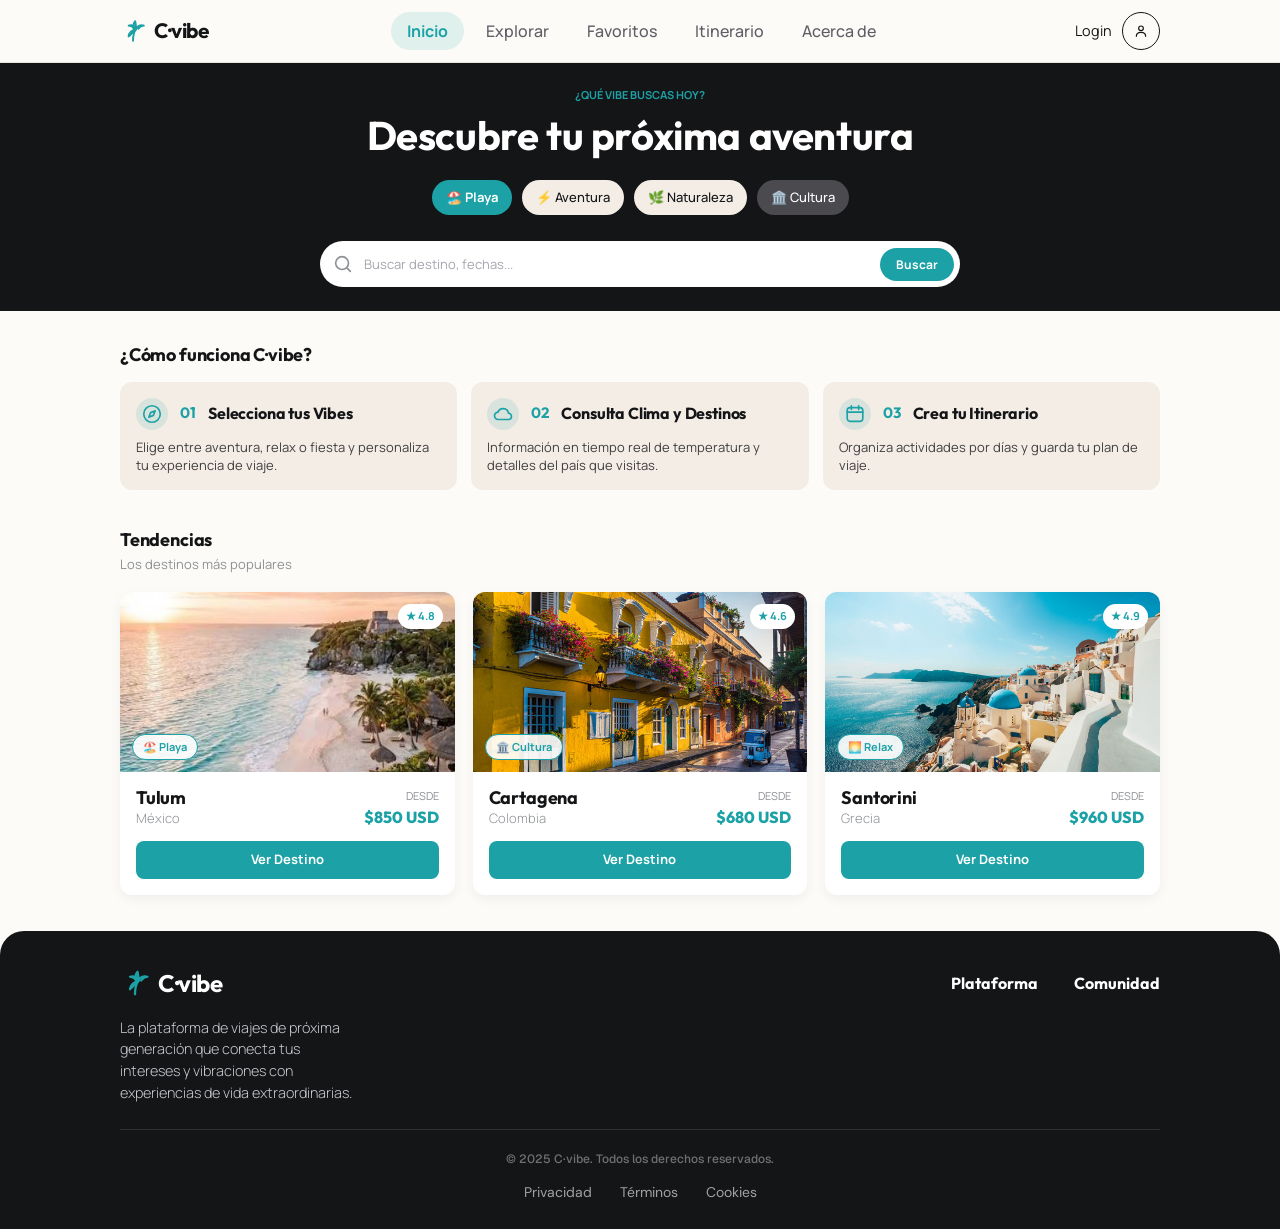
<file: index.html>
<!DOCTYPE html>
<html lang="es">
<head>
<meta charset="UTF-8">
<meta name="viewport" content="width=device-width, initial-scale=1.0">
<meta name="description" content="C·vibe: la plataforma de viajes que conecta tus intereses y vibraciones con experiencias de vida extraordinarias.">
<title>Descubre tu próxima aventura · C·vibe</title>
<link rel="preconnect" href="https://fonts.googleapis.com">
<link rel="preconnect" href="https://fonts.gstatic.com" crossorigin>
<link href="https://fonts.googleapis.com/css2?family=Outfit:wght@700;800&family=Manrope:wght@400;500;700&family=DM+Sans:wght@400&family=Geist:wght@500&display=swap" rel="stylesheet">
<link rel="stylesheet" href="style.css">
</head>
<body>
<svg width="0" height="0" style="position:absolute" aria-hidden="true" focusable="false">
<symbol id="i-home" viewBox="0 0 24 24"><path d="M3 11l9-8 9 8M5 10v10h5v-6h4v6h5V10"/></symbol>
<symbol id="i-compass" viewBox="0 0 24 24"><circle cx="12" cy="12" r="9"/><path d="M15.5 8.5l-2 5-5 2 2-5z"/></symbol>
<symbol id="i-heart" viewBox="0 0 24 24"><path d="M12 20s-7-4.4-7-10a4 4 0 0 1 7-2.5A4 4 0 0 1 19 10c0 5.6-7 10-7 10z"/></symbol>
<symbol id="i-calendar" viewBox="0 0 24 24"><rect x="3.5" y="5" width="17" height="15" rx="3"/><path d="M8 3v4M16 3v4M3.5 10h17"/></symbol>
<symbol id="i-info" viewBox="0 0 24 24"><circle cx="12" cy="12" r="9"/><path d="M12 11v5M12 8h.01"/></symbol>
<symbol id="i-search" viewBox="0 0 24 24"><circle cx="11" cy="11" r="7"/><path d="M20 20l-3.5-3.5"/></symbol>
<symbol id="i-user" viewBox="0 0 24 24"><circle cx="12" cy="8" r="3.5"/><path d="M5 20c0-3.5 3-6 7-6s7 2.5 7 6"/></symbol>
<symbol id="i-mail" viewBox="0 0 24 24"><rect x="3" y="5" width="18" height="14" rx="2"/><path d="M3 7l9 6 9-6"/></symbol>
<symbol id="i-lock" viewBox="0 0 24 24"><rect x="5" y="11" width="14" height="9" rx="2"/><path d="M8 11V8a4 4 0 0 1 8 0v3"/></symbol>
<symbol id="i-eye" viewBox="0 0 24 24"><path d="M2 12s4-7 10-7 10 7 10 7-4 7-10 7S2 12 2 12z"/><circle cx="12" cy="12" r="3"/></symbol>
<symbol id="i-xcircle" viewBox="0 0 24 24"><circle cx="12" cy="12" r="9"/><path d="M9 9l6 6M15 9l-6 6"/></symbol>
<symbol id="i-back" viewBox="0 0 24 24"><path d="M19 12H5M11 6l-6 6 6 6"/></symbol>
<symbol id="i-share" viewBox="0 0 24 24"><circle cx="18" cy="5" r="2.5"/><circle cx="6" cy="12" r="2.5"/><circle cx="18" cy="19" r="2.5"/><path d="M8.2 13.2l7.6 4.5M15.8 6.3l-7.6 4.5"/></symbol>
<symbol id="i-pin" viewBox="0 0 24 24"><path d="M12 21s7-6.2 7-11.5a7 7 0 0 0-14 0C5 14.8 12 21 12 21z"/><circle cx="12" cy="9.5" r="2.5"/></symbol>
<symbol id="i-cloud" viewBox="0 0 24 24"><path d="M7 18a4 4 0 0 1-.5-8A6 6 0 0 1 18 11a3.5 3.5 0 0 1-.5 7H7z"/></symbol>
<symbol id="i-sun" viewBox="0 0 24 24"><circle cx="12" cy="12" r="4"/><path d="M12 2v2M12 20v2M2 12h2M20 12h2M4.9 4.9l1.4 1.4M17.7 17.7l1.4 1.4M4.9 19.1l1.4-1.4M17.7 6.3l1.4-1.4"/></symbol>
<symbol id="i-users" viewBox="0 0 24 24"><path d="M16 20v-1a4 4 0 0 0-4-4H7a4 4 0 0 0-4 4v1"/><circle cx="9.5" cy="8" r="3.5"/><path d="M17 4.5a3.5 3.5 0 0 1 0 7M21 20v-1a4 4 0 0 0-3-3.8"/></symbol>
<symbol id="i-grid" viewBox="0 0 24 24"><path d="M4 4h6v6H4zM14 4h6v6h-6zM4 14h6v6H4zM14 14h6v6h-6z"/></symbol>
<symbol id="i-palm" viewBox="0 0 24 24"><path d="M12 21c0-5 .5-8 3-11"/><path d="M15 10c-1-3-4-4-7-3 2 .2 4 1.2 5 3M15 10c1-3 4-4 7-3-2 .2-4 1.2-5 3M15 10c-3-1-3-5-1-7 .5 2 .8 4.5 1 7M15 10c-4 1-7 4-7 7 2-2 4-3.5 7-7"/></symbol>
</svg>

<header class="site-header">
    <div class="wrap header-inner">
        <a href="index.html" class="logo" aria-label="C·vibe, ir al inicio"><svg class="ico"><use href="#i-palm"/></svg>C·vibe</a>
        <nav class="desktop-nav" aria-label="Navegación principal">
            <ul>
                    <li><a href="index.html" class="active">Inicio</a></li>
                    <li><a href="explorar.html">Explorar</a></li>
                    <li><a href="favoritos.html">Favoritos</a></li>
                    <li><a href="itinerario.html">Itinerario</a></li>
                    <li><a href="acerca.html">Acerca de</a></li>
            </ul>
        </nav>
        <a href="login.html" class="login-link">Login<span class="avatar-btn"><svg class="ico ico-sm"><use href="#i-user"/></svg></span></a>
    </div>
</header>

<main>
    <section class="hero">
        <div class="wrap">
            <p class="kicker">¿Qué vibe buscas hoy?</p>
            <h1>Descubre tu próxima aventura</h1>
            <div class="chip-row">
                <a class="chip active" href="explorar.html">🏖️ Playa</a>
                <a class="chip" href="explorar.html">⚡ Aventura</a>
                <a class="chip" href="explorar.html">🌿 Naturaleza</a>
                <a class="chip dark" href="explorar.html">🏛️ Cultura</a>
            </div>
            <form class="search-pill" action="explorar.html" method="get" role="search">
                <svg class="ico"><use href="#i-search"/></svg>
                <input type="search" name="q" placeholder="Buscar destino, fechas..." aria-label="Buscar destino o fechas">
                <button type="submit">Buscar</button>
            </form>
        </div>
    </section>

    <section class="block">
        <div class="wrap">
            <h2>¿Cómo funciona C·vibe?</h2>
            <div class="steps">
                <article class="step">
                    <div class="step-head"><span class="step-icon"><svg class="ico"><use href="#i-compass"/></svg></span><span class="n">01</span><h3>Selecciona tus Vibes</h3></div>
                    <p>Elige entre aventura, relax o fiesta y personaliza tu experiencia de viaje.</p>
                </article>
                <article class="step">
                    <div class="step-head"><span class="step-icon"><svg class="ico"><use href="#i-cloud"/></svg></span><span class="n">02</span><h3>Consulta Clima y Destinos</h3></div>
                    <p>Información en tiempo real de temperatura y detalles del país que visitas.</p>
                </article>
                <article class="step">
                    <div class="step-head"><span class="step-icon"><svg class="ico"><use href="#i-calendar"/></svg></span><span class="n">03</span><h3>Crea tu Itinerario</h3></div>
                    <p>Organiza actividades por días y guarda tu plan de viaje.</p>
                </article>
            </div>
        </div>
    </section>

    <section class="block">
        <div class="wrap">
            <h2>Tendencias</h2>
            <p class="sub">Los destinos más populares</p>
            <div class="grid cols">
            <article class="dest">
                <div class="media">
                    <img src="assets/tulum-aerial.jpg" alt="Vista aérea de las playas de Tulum">
                    <span class="tag">🏖️ Playa</span>
                    <span class="rating">&#9733; 4.8</span>
                </div>
                <div class="dest-body">
                    <div class="dest-title">
                        <div><h3>Tulum</h3><p class="where">México</p></div>
                        <div class="price-box"><small>Desde</small><strong>$850 USD</strong></div>
                    </div>
                    <a class="btn block-btn" href="detalle-tulum.html">Ver Destino</a>
                </div>
            </article>
            <article class="dest">
                <div class="media">
                    <img src="assets/cartagena.jpg" alt="Calle colonial de Cartagena">
                    <span class="tag">🏛️ Cultura</span>
                    <span class="rating">&#9733; 4.6</span>
                </div>
                <div class="dest-body">
                    <div class="dest-title">
                        <div><h3>Cartagena</h3><p class="where">Colombia</p></div>
                        <div class="price-box"><small>Desde</small><strong>$680 USD</strong></div>
                    </div>
                    <a class="btn block-btn" href="detalle-cartagena.html">Ver Destino</a>
                </div>
            </article>
            <article class="dest">
                <div class="media">
                    <img src="assets/santorini.jpg" alt="Atardecer en Santorini">
                    <span class="tag">🌅 Relax</span>
                    <span class="rating">&#9733; 4.9</span>
                </div>
                <div class="dest-body">
                    <div class="dest-title">
                        <div><h3>Santorini</h3><p class="where">Grecia</p></div>
                        <div class="price-box"><small>Desde</small><strong>$960 USD</strong></div>
                    </div>
                    <a class="btn block-btn" href="detalle-santorini.html">Ver Destino</a>
                </div>
            </article>
            </div>
        </div>
    </section>
</main>

<footer class="site-footer">
    <div class="wrap">
        <div class="footer-top">
            <div>
                <a href="index.html" class="logo"><svg class="ico"><use href="#i-palm"/></svg>C·vibe</a>
                <p class="about">La plataforma de viajes de próxima generación que conecta tus intereses y vibraciones con experiencias de vida extraordinarias.</p>
            </div>
            <div class="footer-links">
                <a href="explorar.html">Plataforma</a>
                <a href="acerca.html">Comunidad</a>
            </div>
        </div>
        <p class="copyright">&copy; 2025 C·vibe. Todos los derechos reservados.</p>
        <div class="legal">
            <a href="#">Privacidad</a>
            <a href="#">Términos</a>
            <a href="#">Cookies</a>
        </div>
    </div>
</footer>

<nav class="bottom-nav" aria-label="Navegación inferior">
    <a href="index.html" class="active"><svg class="ico"><use href="#i-home"/></svg><span>Inicio</span></a>
    <a href="explorar.html"><svg class="ico"><use href="#i-compass"/></svg><span>Explorar</span></a>
    <a href="favoritos.html"><svg class="ico"><use href="#i-heart"/></svg><span>Favoritos</span></a>
    <a href="itinerario.html"><svg class="ico"><use href="#i-calendar"/></svg><span>Itinerario</span></a>
    <a href="acerca.html"><svg class="ico"><use href="#i-info"/></svg><span>Acerca de</span></a>
</nav>

</body>
</html>
</file>
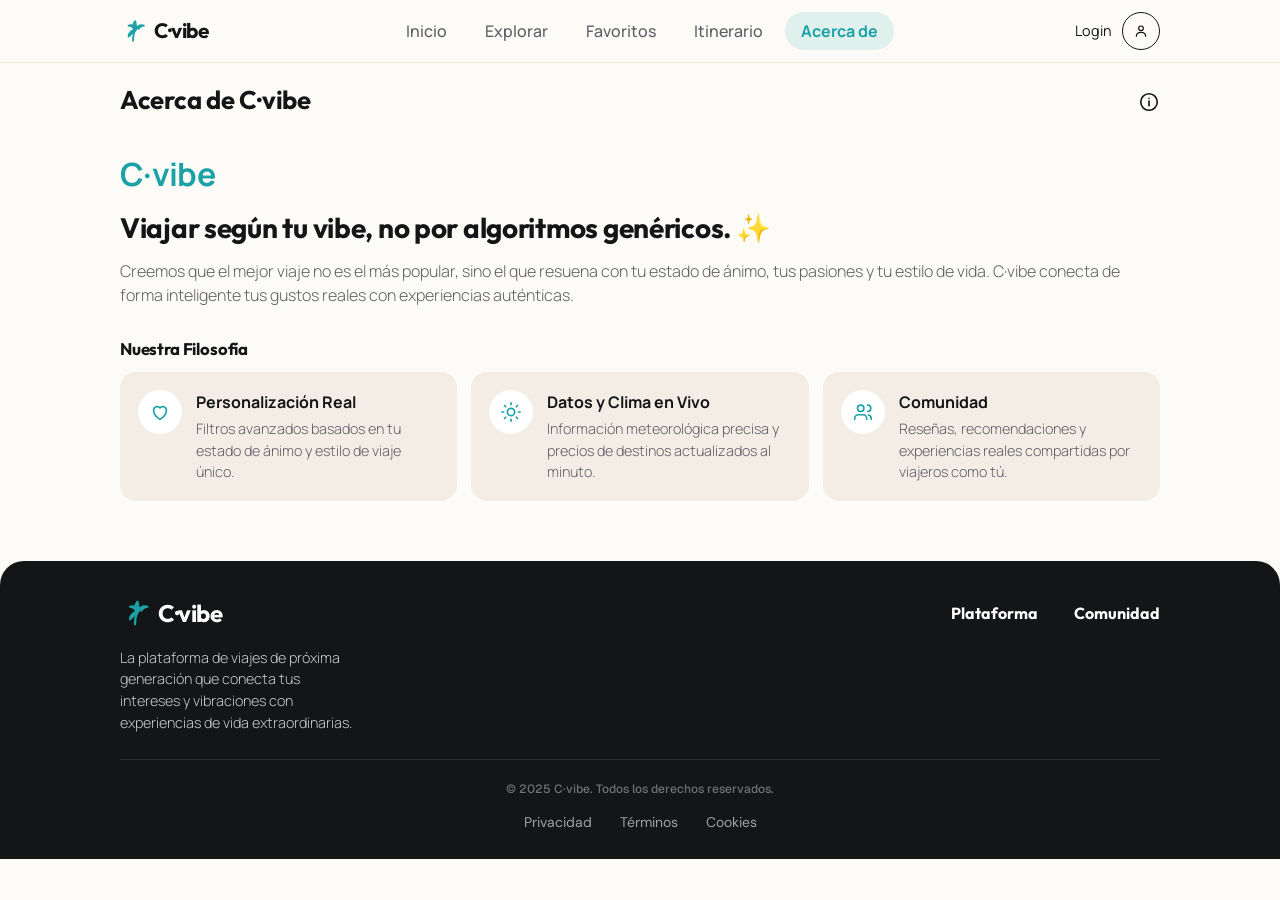
<file: acerca.html>
<!DOCTYPE html>
<html lang="es">
<head>
<meta charset="UTF-8">
<meta name="viewport" content="width=device-width, initial-scale=1.0">
<meta name="description" content="C·vibe: la plataforma de viajes que conecta tus intereses y vibraciones con experiencias de vida extraordinarias.">
<title>Acerca de C·vibe · C·vibe</title>
<link rel="preconnect" href="https://fonts.googleapis.com">
<link rel="preconnect" href="https://fonts.gstatic.com" crossorigin>
<link href="https://fonts.googleapis.com/css2?family=Outfit:wght@700;800&family=Manrope:wght@400;500;700&family=DM+Sans:wght@400&family=Geist:wght@500&display=swap" rel="stylesheet">
<link rel="stylesheet" href="style.css">
</head>
<body>
<svg width="0" height="0" style="position:absolute" aria-hidden="true" focusable="false">
<symbol id="i-home" viewBox="0 0 24 24"><path d="M3 11l9-8 9 8M5 10v10h5v-6h4v6h5V10"/></symbol>
<symbol id="i-compass" viewBox="0 0 24 24"><circle cx="12" cy="12" r="9"/><path d="M15.5 8.5l-2 5-5 2 2-5z"/></symbol>
<symbol id="i-heart" viewBox="0 0 24 24"><path d="M12 20s-7-4.4-7-10a4 4 0 0 1 7-2.5A4 4 0 0 1 19 10c0 5.6-7 10-7 10z"/></symbol>
<symbol id="i-calendar" viewBox="0 0 24 24"><rect x="3.5" y="5" width="17" height="15" rx="3"/><path d="M8 3v4M16 3v4M3.5 10h17"/></symbol>
<symbol id="i-info" viewBox="0 0 24 24"><circle cx="12" cy="12" r="9"/><path d="M12 11v5M12 8h.01"/></symbol>
<symbol id="i-search" viewBox="0 0 24 24"><circle cx="11" cy="11" r="7"/><path d="M20 20l-3.5-3.5"/></symbol>
<symbol id="i-user" viewBox="0 0 24 24"><circle cx="12" cy="8" r="3.5"/><path d="M5 20c0-3.5 3-6 7-6s7 2.5 7 6"/></symbol>
<symbol id="i-mail" viewBox="0 0 24 24"><rect x="3" y="5" width="18" height="14" rx="2"/><path d="M3 7l9 6 9-6"/></symbol>
<symbol id="i-lock" viewBox="0 0 24 24"><rect x="5" y="11" width="14" height="9" rx="2"/><path d="M8 11V8a4 4 0 0 1 8 0v3"/></symbol>
<symbol id="i-eye" viewBox="0 0 24 24"><path d="M2 12s4-7 10-7 10 7 10 7-4 7-10 7S2 12 2 12z"/><circle cx="12" cy="12" r="3"/></symbol>
<symbol id="i-xcircle" viewBox="0 0 24 24"><circle cx="12" cy="12" r="9"/><path d="M9 9l6 6M15 9l-6 6"/></symbol>
<symbol id="i-back" viewBox="0 0 24 24"><path d="M19 12H5M11 6l-6 6 6 6"/></symbol>
<symbol id="i-share" viewBox="0 0 24 24"><circle cx="18" cy="5" r="2.5"/><circle cx="6" cy="12" r="2.5"/><circle cx="18" cy="19" r="2.5"/><path d="M8.2 13.2l7.6 4.5M15.8 6.3l-7.6 4.5"/></symbol>
<symbol id="i-pin" viewBox="0 0 24 24"><path d="M12 21s7-6.2 7-11.5a7 7 0 0 0-14 0C5 14.8 12 21 12 21z"/><circle cx="12" cy="9.5" r="2.5"/></symbol>
<symbol id="i-cloud" viewBox="0 0 24 24"><path d="M7 18a4 4 0 0 1-.5-8A6 6 0 0 1 18 11a3.5 3.5 0 0 1-.5 7H7z"/></symbol>
<symbol id="i-sun" viewBox="0 0 24 24"><circle cx="12" cy="12" r="4"/><path d="M12 2v2M12 20v2M2 12h2M20 12h2M4.9 4.9l1.4 1.4M17.7 17.7l1.4 1.4M4.9 19.1l1.4-1.4M17.7 6.3l1.4-1.4"/></symbol>
<symbol id="i-users" viewBox="0 0 24 24"><path d="M16 20v-1a4 4 0 0 0-4-4H7a4 4 0 0 0-4 4v1"/><circle cx="9.5" cy="8" r="3.5"/><path d="M17 4.5a3.5 3.5 0 0 1 0 7M21 20v-1a4 4 0 0 0-3-3.8"/></symbol>
<symbol id="i-grid" viewBox="0 0 24 24"><path d="M4 4h6v6H4zM14 4h6v6h-6zM4 14h6v6H4zM14 14h6v6h-6z"/></symbol>
<symbol id="i-palm" viewBox="0 0 24 24"><path d="M12 21c0-5 .5-8 3-11"/><path d="M15 10c-1-3-4-4-7-3 2 .2 4 1.2 5 3M15 10c1-3 4-4 7-3-2 .2-4 1.2-5 3M15 10c-3-1-3-5-1-7 .5 2 .8 4.5 1 7M15 10c-4 1-7 4-7 7 2-2 4-3.5 7-7"/></symbol>
</svg>

<header class="site-header">
    <div class="wrap header-inner">
        <a href="index.html" class="logo" aria-label="C·vibe, ir al inicio"><svg class="ico"><use href="#i-palm"/></svg>C·vibe</a>
        <nav class="desktop-nav" aria-label="Navegación principal">
            <ul>
                    <li><a href="index.html">Inicio</a></li>
                    <li><a href="explorar.html">Explorar</a></li>
                    <li><a href="favoritos.html">Favoritos</a></li>
                    <li><a href="itinerario.html">Itinerario</a></li>
                    <li><a href="acerca.html" class="active">Acerca de</a></li>
            </ul>
        </nav>
        <a href="login.html" class="login-link">Login<span class="avatar-btn"><svg class="ico ico-sm"><use href="#i-user"/></svg></span></a>
    </div>
</header>

<main>
    <div class="wrap">
        <div class="page-title row"><h1>Acerca de C·vibe</h1><svg class="ico"><use href="#i-info"/></svg></div>
        <section class="about-brand">
            <p class="logotype">C·vibe</p>
            <h2>Viajar según tu vibe, no por algoritmos genéricos. ✨</h2>
            <p>Creemos que el mejor viaje no es el más popular, sino el que resuena con tu estado de ánimo, tus pasiones y tu estilo de vida. C·vibe conecta de forma inteligente tus gustos reales con experiencias auténticas.</p>
        </section>
        <section class="philosophy">
            <h3>Nuestra Filosofía</h3>
            <div class="phil-grid">
                <article class="phil"><span class="phil-icon"><svg class="ico"><use href="#i-heart"/></svg></span><div><h4>Personalización Real</h4><p>Filtros avanzados basados en tu estado de ánimo y estilo de viaje único.</p></div></article>
                <article class="phil"><span class="phil-icon"><svg class="ico"><use href="#i-sun"/></svg></span><div><h4>Datos y Clima en Vivo</h4><p>Información meteorológica precisa y precios de destinos actualizados al minuto.</p></div></article>
                <article class="phil"><span class="phil-icon"><svg class="ico"><use href="#i-users"/></svg></span><div><h4>Comunidad</h4><p>Reseñas, recomendaciones y experiencias reales compartidas por viajeros como tú.</p></div></article>
            </div>
        </section>
    </div>
</main>

<footer class="site-footer">
    <div class="wrap">
        <div class="footer-top">
            <div>
                <a href="index.html" class="logo"><svg class="ico"><use href="#i-palm"/></svg>C·vibe</a>
                <p class="about">La plataforma de viajes de próxima generación que conecta tus intereses y vibraciones con experiencias de vida extraordinarias.</p>
            </div>
            <div class="footer-links">
                <a href="explorar.html">Plataforma</a>
                <a href="acerca.html">Comunidad</a>
            </div>
        </div>
        <p class="copyright">&copy; 2025 C·vibe. Todos los derechos reservados.</p>
        <div class="legal">
            <a href="#">Privacidad</a>
            <a href="#">Términos</a>
            <a href="#">Cookies</a>
        </div>
    </div>
</footer>

<nav class="bottom-nav" aria-label="Navegación inferior">
    <a href="index.html"><svg class="ico"><use href="#i-home"/></svg><span>Inicio</span></a>
    <a href="explorar.html"><svg class="ico"><use href="#i-compass"/></svg><span>Explorar</span></a>
    <a href="favoritos.html"><svg class="ico"><use href="#i-heart"/></svg><span>Favoritos</span></a>
    <a href="itinerario.html"><svg class="ico"><use href="#i-calendar"/></svg><span>Itinerario</span></a>
    <a href="acerca.html" class="active"><svg class="ico"><use href="#i-info"/></svg><span>Acerca de</span></a>
</nav>

</body>
</html>
</file>
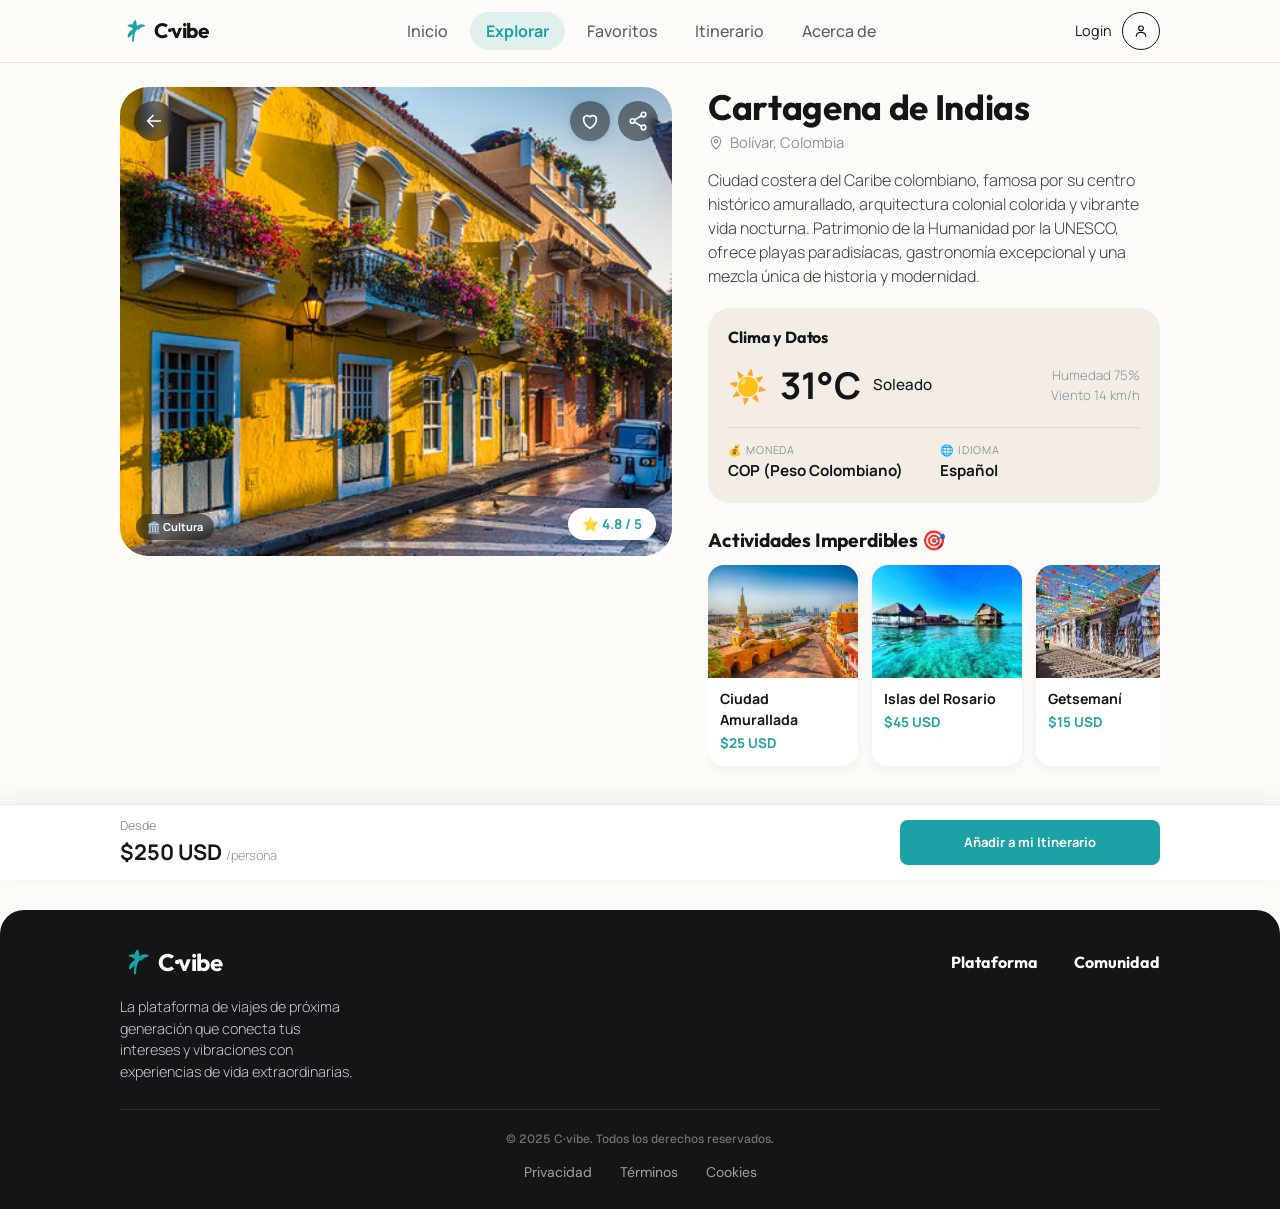
<file: detalle-cartagena.html>
<!DOCTYPE html>
<html lang="es">
<head>
<meta charset="UTF-8">
<meta name="viewport" content="width=device-width, initial-scale=1.0">
<meta name="description" content="C·vibe: la plataforma de viajes que conecta tus intereses y vibraciones con experiencias de vida extraordinarias.">
<title>Cartagena de Indias · C·vibe</title>
<link rel="preconnect" href="https://fonts.googleapis.com">
<link rel="preconnect" href="https://fonts.gstatic.com" crossorigin>
<link href="https://fonts.googleapis.com/css2?family=Outfit:wght@700;800&family=Manrope:wght@400;500;700&family=DM+Sans:wght@400&family=Geist:wght@500&display=swap" rel="stylesheet">
<link rel="stylesheet" href="style.css">
</head>
<body>
<svg width="0" height="0" style="position:absolute" aria-hidden="true" focusable="false">
<symbol id="i-home" viewBox="0 0 24 24"><path d="M3 11l9-8 9 8M5 10v10h5v-6h4v6h5V10"/></symbol>
<symbol id="i-compass" viewBox="0 0 24 24"><circle cx="12" cy="12" r="9"/><path d="M15.5 8.5l-2 5-5 2 2-5z"/></symbol>
<symbol id="i-heart" viewBox="0 0 24 24"><path d="M12 20s-7-4.4-7-10a4 4 0 0 1 7-2.5A4 4 0 0 1 19 10c0 5.6-7 10-7 10z"/></symbol>
<symbol id="i-calendar" viewBox="0 0 24 24"><rect x="3.5" y="5" width="17" height="15" rx="3"/><path d="M8 3v4M16 3v4M3.5 10h17"/></symbol>
<symbol id="i-info" viewBox="0 0 24 24"><circle cx="12" cy="12" r="9"/><path d="M12 11v5M12 8h.01"/></symbol>
<symbol id="i-search" viewBox="0 0 24 24"><circle cx="11" cy="11" r="7"/><path d="M20 20l-3.5-3.5"/></symbol>
<symbol id="i-user" viewBox="0 0 24 24"><circle cx="12" cy="8" r="3.5"/><path d="M5 20c0-3.5 3-6 7-6s7 2.5 7 6"/></symbol>
<symbol id="i-mail" viewBox="0 0 24 24"><rect x="3" y="5" width="18" height="14" rx="2"/><path d="M3 7l9 6 9-6"/></symbol>
<symbol id="i-lock" viewBox="0 0 24 24"><rect x="5" y="11" width="14" height="9" rx="2"/><path d="M8 11V8a4 4 0 0 1 8 0v3"/></symbol>
<symbol id="i-eye" viewBox="0 0 24 24"><path d="M2 12s4-7 10-7 10 7 10 7-4 7-10 7S2 12 2 12z"/><circle cx="12" cy="12" r="3"/></symbol>
<symbol id="i-xcircle" viewBox="0 0 24 24"><circle cx="12" cy="12" r="9"/><path d="M9 9l6 6M15 9l-6 6"/></symbol>
<symbol id="i-back" viewBox="0 0 24 24"><path d="M19 12H5M11 6l-6 6 6 6"/></symbol>
<symbol id="i-share" viewBox="0 0 24 24"><circle cx="18" cy="5" r="2.5"/><circle cx="6" cy="12" r="2.5"/><circle cx="18" cy="19" r="2.5"/><path d="M8.2 13.2l7.6 4.5M15.8 6.3l-7.6 4.5"/></symbol>
<symbol id="i-pin" viewBox="0 0 24 24"><path d="M12 21s7-6.2 7-11.5a7 7 0 0 0-14 0C5 14.8 12 21 12 21z"/><circle cx="12" cy="9.5" r="2.5"/></symbol>
<symbol id="i-cloud" viewBox="0 0 24 24"><path d="M7 18a4 4 0 0 1-.5-8A6 6 0 0 1 18 11a3.5 3.5 0 0 1-.5 7H7z"/></symbol>
<symbol id="i-sun" viewBox="0 0 24 24"><circle cx="12" cy="12" r="4"/><path d="M12 2v2M12 20v2M2 12h2M20 12h2M4.9 4.9l1.4 1.4M17.7 17.7l1.4 1.4M4.9 19.1l1.4-1.4M17.7 6.3l1.4-1.4"/></symbol>
<symbol id="i-users" viewBox="0 0 24 24"><path d="M16 20v-1a4 4 0 0 0-4-4H7a4 4 0 0 0-4 4v1"/><circle cx="9.5" cy="8" r="3.5"/><path d="M17 4.5a3.5 3.5 0 0 1 0 7M21 20v-1a4 4 0 0 0-3-3.8"/></symbol>
<symbol id="i-grid" viewBox="0 0 24 24"><path d="M4 4h6v6H4zM14 4h6v6h-6zM4 14h6v6H4zM14 14h6v6h-6z"/></symbol>
<symbol id="i-palm" viewBox="0 0 24 24"><path d="M12 21c0-5 .5-8 3-11"/><path d="M15 10c-1-3-4-4-7-3 2 .2 4 1.2 5 3M15 10c1-3 4-4 7-3-2 .2-4 1.2-5 3M15 10c-3-1-3-5-1-7 .5 2 .8 4.5 1 7M15 10c-4 1-7 4-7 7 2-2 4-3.5 7-7"/></symbol>
</svg>

<header class="site-header">
    <div class="wrap header-inner">
        <a href="index.html" class="logo" aria-label="C·vibe, ir al inicio"><svg class="ico"><use href="#i-palm"/></svg>C·vibe</a>
        <nav class="desktop-nav" aria-label="Navegación principal">
            <ul>
                    <li><a href="index.html">Inicio</a></li>
                    <li><a href="explorar.html" class="active">Explorar</a></li>
                    <li><a href="favoritos.html">Favoritos</a></li>
                    <li><a href="itinerario.html">Itinerario</a></li>
                    <li><a href="acerca.html">Acerca de</a></li>
            </ul>
        </nav>
        <a href="login.html" class="login-link">Login<span class="avatar-btn"><svg class="ico ico-sm"><use href="#i-user"/></svg></span></a>
    </div>
</header>

<main>
    <div class="detail-layout">
        <div class="detail-hero">
            <img src="assets/cartagena.jpg" alt="Calle colonial colorida de Cartagena de Indias">
            <a class="round-btn left" href="explorar.html" aria-label="Volver a explorar"><svg class="ico"><use href="#i-back"/></svg></a>
            <div class="fav-toggle glass">
                <input type="checkbox" id="fav-detalle">
                <label for="fav-detalle" aria-label="Guardar en favoritos"><svg class="ico"><use href="#i-heart"/></svg></label>
            </div>
            <button class="round-btn share" type="button" aria-label="Compartir destino"><svg class="ico"><use href="#i-share"/></svg></button>
            <span class="tag glass">🏛️ Cultura</span>
            <span class="rating">&#11088; 4.8 / 5</span>
        </div>

        <div class="detail-info">
            <h1>Cartagena de Indias</h1>
            <p class="where-line"><svg class="ico ico-sm"><use href="#i-pin"/></svg>Bolívar, Colombia</p>
            <p class="desc">Ciudad costera del Caribe colombiano, famosa por su centro histórico amurallado, arquitectura colonial colorida y vibrante vida nocturna. Patrimonio de la Humanidad por la UNESCO, ofrece playas paradisíacas, gastronomía excepcional y una mezcla única de historia y modernidad.</p>

            <section class="weather" aria-label="Clima y datos">
                <h3>Clima y Datos</h3>
                <div class="weather-main">
                    <div class="temp"><span class="sun">☀️</span>31°C <span>Soleado</span></div>
                    <div class="weather-side">Humedad 75%<br>Viento 14 km/h</div>
                </div>
                <div class="weather-data">
                    <div><small>💰 Moneda</small><strong>COP (Peso Colombiano)</strong></div>
                    <div><small>🌐 Idioma</small><strong>Español</strong></div>
                </div>
            </section>

            <section class="activities">
                <h2>Actividades Imperdibles 🎯</h2>
                <div class="act-row">
                    <article class="act"><img src="assets/act-amurallada.jpg" alt="Muralla de la Ciudad Amurallada"><div><strong>Ciudad Amurallada</strong><span>$25 USD</span></div></article>
                    <article class="act"><img src="assets/act-rosario.jpg" alt="Playa de las Islas del Rosario"><div><strong>Islas del Rosario</strong><span>$45 USD</span></div></article>
                    <article class="act"><img src="assets/act-getsemani.jpg" alt="Calles coloridas de Getsemaní"><div><strong>Getsemaní</strong><span>$15 USD</span></div></article>
                </div>
            </section>
        </div>
    </div>

    <div class="action-bar">
        <div class="wrap">
            <div><small>Desde</small><strong>$250 USD <span>/persona</span></strong></div>
            <a class="btn" href="itinerario.html">Añadir a mi Itinerario</a>
        </div>
    </div>
</main>

<footer class="site-footer">
    <div class="wrap">
        <div class="footer-top">
            <div>
                <a href="index.html" class="logo"><svg class="ico"><use href="#i-palm"/></svg>C·vibe</a>
                <p class="about">La plataforma de viajes de próxima generación que conecta tus intereses y vibraciones con experiencias de vida extraordinarias.</p>
            </div>
            <div class="footer-links">
                <a href="explorar.html">Plataforma</a>
                <a href="acerca.html">Comunidad</a>
            </div>
        </div>
        <p class="copyright">&copy; 2025 C·vibe. Todos los derechos reservados.</p>
        <div class="legal">
            <a href="#">Privacidad</a>
            <a href="#">Términos</a>
            <a href="#">Cookies</a>
        </div>
    </div>
</footer>

<nav class="bottom-nav" aria-label="Navegación inferior">
    <a href="index.html"><svg class="ico"><use href="#i-home"/></svg><span>Inicio</span></a>
    <a href="explorar.html" class="active"><svg class="ico"><use href="#i-compass"/></svg><span>Explorar</span></a>
    <a href="favoritos.html"><svg class="ico"><use href="#i-heart"/></svg><span>Favoritos</span></a>
    <a href="itinerario.html"><svg class="ico"><use href="#i-calendar"/></svg><span>Itinerario</span></a>
    <a href="acerca.html"><svg class="ico"><use href="#i-info"/></svg><span>Acerca de</span></a>
</nav>

</body>
</html>
</file>
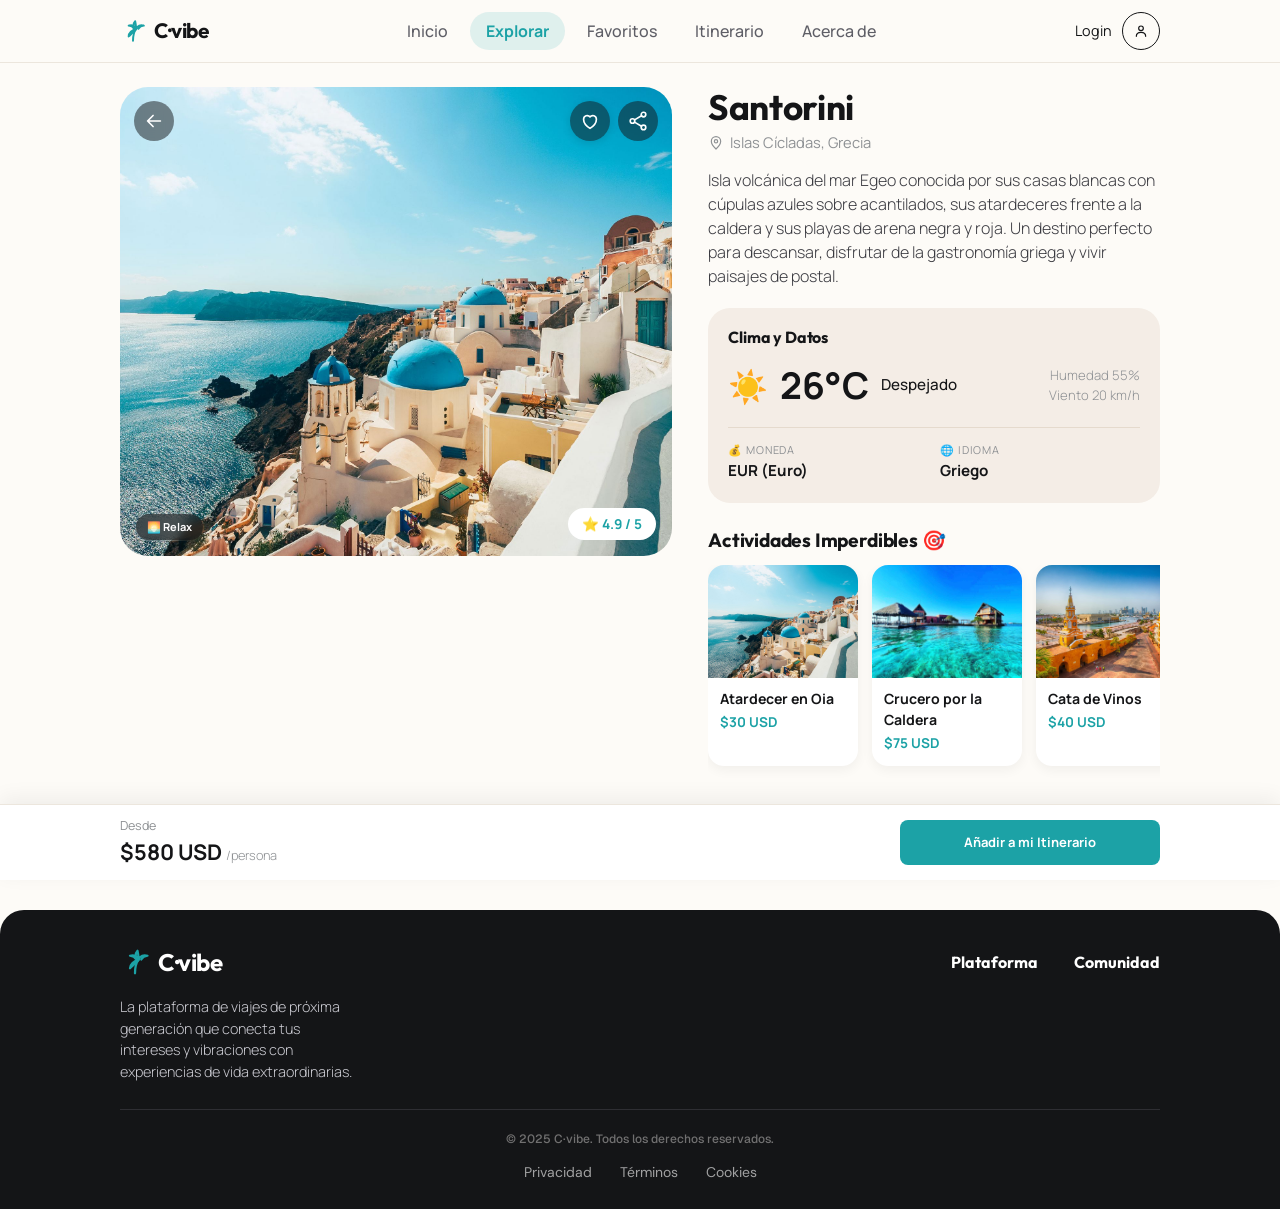
<file: detalle-santorini.html>
<!DOCTYPE html>
<html lang="es">
<head>
<meta charset="UTF-8">
<meta name="viewport" content="width=device-width, initial-scale=1.0">
<meta name="description" content="C·vibe: la plataforma de viajes que conecta tus intereses y vibraciones con experiencias de vida extraordinarias.">
<title>Santorini · C·vibe</title>
<link rel="preconnect" href="https://fonts.googleapis.com">
<link rel="preconnect" href="https://fonts.gstatic.com" crossorigin>
<link href="https://fonts.googleapis.com/css2?family=Outfit:wght@700;800&family=Manrope:wght@400;500;700&family=DM+Sans:wght@400&family=Geist:wght@500&display=swap" rel="stylesheet">
<link rel="stylesheet" href="style.css">
</head>
<body>
<svg width="0" height="0" style="position:absolute" aria-hidden="true" focusable="false">
<symbol id="i-home" viewBox="0 0 24 24"><path d="M3 11l9-8 9 8M5 10v10h5v-6h4v6h5V10"/></symbol>
<symbol id="i-compass" viewBox="0 0 24 24"><circle cx="12" cy="12" r="9"/><path d="M15.5 8.5l-2 5-5 2 2-5z"/></symbol>
<symbol id="i-heart" viewBox="0 0 24 24"><path d="M12 20s-7-4.4-7-10a4 4 0 0 1 7-2.5A4 4 0 0 1 19 10c0 5.6-7 10-7 10z"/></symbol>
<symbol id="i-calendar" viewBox="0 0 24 24"><rect x="3.5" y="5" width="17" height="15" rx="3"/><path d="M8 3v4M16 3v4M3.5 10h17"/></symbol>
<symbol id="i-info" viewBox="0 0 24 24"><circle cx="12" cy="12" r="9"/><path d="M12 11v5M12 8h.01"/></symbol>
<symbol id="i-search" viewBox="0 0 24 24"><circle cx="11" cy="11" r="7"/><path d="M20 20l-3.5-3.5"/></symbol>
<symbol id="i-user" viewBox="0 0 24 24"><circle cx="12" cy="8" r="3.5"/><path d="M5 20c0-3.5 3-6 7-6s7 2.5 7 6"/></symbol>
<symbol id="i-mail" viewBox="0 0 24 24"><rect x="3" y="5" width="18" height="14" rx="2"/><path d="M3 7l9 6 9-6"/></symbol>
<symbol id="i-lock" viewBox="0 0 24 24"><rect x="5" y="11" width="14" height="9" rx="2"/><path d="M8 11V8a4 4 0 0 1 8 0v3"/></symbol>
<symbol id="i-eye" viewBox="0 0 24 24"><path d="M2 12s4-7 10-7 10 7 10 7-4 7-10 7S2 12 2 12z"/><circle cx="12" cy="12" r="3"/></symbol>
<symbol id="i-xcircle" viewBox="0 0 24 24"><circle cx="12" cy="12" r="9"/><path d="M9 9l6 6M15 9l-6 6"/></symbol>
<symbol id="i-back" viewBox="0 0 24 24"><path d="M19 12H5M11 6l-6 6 6 6"/></symbol>
<symbol id="i-share" viewBox="0 0 24 24"><circle cx="18" cy="5" r="2.5"/><circle cx="6" cy="12" r="2.5"/><circle cx="18" cy="19" r="2.5"/><path d="M8.2 13.2l7.6 4.5M15.8 6.3l-7.6 4.5"/></symbol>
<symbol id="i-pin" viewBox="0 0 24 24"><path d="M12 21s7-6.2 7-11.5a7 7 0 0 0-14 0C5 14.8 12 21 12 21z"/><circle cx="12" cy="9.5" r="2.5"/></symbol>
<symbol id="i-cloud" viewBox="0 0 24 24"><path d="M7 18a4 4 0 0 1-.5-8A6 6 0 0 1 18 11a3.5 3.5 0 0 1-.5 7H7z"/></symbol>
<symbol id="i-sun" viewBox="0 0 24 24"><circle cx="12" cy="12" r="4"/><path d="M12 2v2M12 20v2M2 12h2M20 12h2M4.9 4.9l1.4 1.4M17.7 17.7l1.4 1.4M4.9 19.1l1.4-1.4M17.7 6.3l1.4-1.4"/></symbol>
<symbol id="i-users" viewBox="0 0 24 24"><path d="M16 20v-1a4 4 0 0 0-4-4H7a4 4 0 0 0-4 4v1"/><circle cx="9.5" cy="8" r="3.5"/><path d="M17 4.5a3.5 3.5 0 0 1 0 7M21 20v-1a4 4 0 0 0-3-3.8"/></symbol>
<symbol id="i-grid" viewBox="0 0 24 24"><path d="M4 4h6v6H4zM14 4h6v6h-6zM4 14h6v6H4zM14 14h6v6h-6z"/></symbol>
<symbol id="i-palm" viewBox="0 0 24 24"><path d="M12 21c0-5 .5-8 3-11"/><path d="M15 10c-1-3-4-4-7-3 2 .2 4 1.2 5 3M15 10c1-3 4-4 7-3-2 .2-4 1.2-5 3M15 10c-3-1-3-5-1-7 .5 2 .8 4.5 1 7M15 10c-4 1-7 4-7 7 2-2 4-3.5 7-7"/></symbol>
</svg>

<header class="site-header">
    <div class="wrap header-inner">
        <a href="index.html" class="logo" aria-label="C·vibe, ir al inicio"><svg class="ico"><use href="#i-palm"/></svg>C·vibe</a>
        <nav class="desktop-nav" aria-label="Navegación principal">
            <ul>
                    <li><a href="index.html">Inicio</a></li>
                    <li><a href="explorar.html" class="active">Explorar</a></li>
                    <li><a href="favoritos.html">Favoritos</a></li>
                    <li><a href="itinerario.html">Itinerario</a></li>
                    <li><a href="acerca.html">Acerca de</a></li>
            </ul>
        </nav>
        <a href="login.html" class="login-link">Login<span class="avatar-btn"><svg class="ico ico-sm"><use href="#i-user"/></svg></span></a>
    </div>
</header>

<main>
    <div class="detail-layout">
        <div class="detail-hero">
            <img src="assets/santorini.jpg" alt="Atardecer sobre las casas blancas de Santorini">
            <a class="round-btn left" href="explorar.html" aria-label="Volver a explorar"><svg class="ico"><use href="#i-back"/></svg></a>
            <div class="fav-toggle glass">
                <input type="checkbox" id="fav-detalle">
                <label for="fav-detalle" aria-label="Guardar en favoritos"><svg class="ico"><use href="#i-heart"/></svg></label>
            </div>
            <button class="round-btn share" type="button" aria-label="Compartir destino"><svg class="ico"><use href="#i-share"/></svg></button>
            <span class="tag glass">🌅 Relax</span>
            <span class="rating">&#11088; 4.9 / 5</span>
        </div>

        <div class="detail-info">
            <h1>Santorini</h1>
            <p class="where-line"><svg class="ico ico-sm"><use href="#i-pin"/></svg>Islas Cícladas, Grecia</p>
            <p class="desc">Isla volcánica del mar Egeo conocida por sus casas blancas con cúpulas azules sobre acantilados, sus atardeceres frente a la caldera y sus playas de arena negra y roja. Un destino perfecto para descansar, disfrutar de la gastronomía griega y vivir paisajes de postal.</p>

            <section class="weather" aria-label="Clima y datos">
                <h3>Clima y Datos</h3>
                <div class="weather-main">
                    <div class="temp"><span class="sun">☀️</span>26°C <span>Despejado</span></div>
                    <div class="weather-side">Humedad 55%<br>Viento 20 km/h</div>
                </div>
                <div class="weather-data">
                    <div><small>💰 Moneda</small><strong>EUR (Euro)</strong></div>
                    <div><small>🌐 Idioma</small><strong>Griego</strong></div>
                </div>
            </section>

            <section class="activities">
                <h2>Actividades Imperdibles 🎯</h2>
                <div class="act-row">
                    <article class="act"><img src="assets/santorini.jpg" alt="Atardecer en Oia"><div><strong>Atardecer en Oia</strong><span>$30 USD</span></div></article>
                    <article class="act"><img src="assets/act-rosario.jpg" alt="Crucero por la caldera"><div><strong>Crucero por la Caldera</strong><span>$75 USD</span></div></article>
                    <article class="act"><img src="assets/act-amurallada.jpg" alt="Cata de vinos locales"><div><strong>Cata de Vinos</strong><span>$40 USD</span></div></article>
                </div>
            </section>
        </div>
    </div>

    <div class="action-bar">
        <div class="wrap">
            <div><small>Desde</small><strong>$580 USD <span>/persona</span></strong></div>
            <a class="btn" href="itinerario.html">Añadir a mi Itinerario</a>
        </div>
    </div>
</main>

<footer class="site-footer">
    <div class="wrap">
        <div class="footer-top">
            <div>
                <a href="index.html" class="logo"><svg class="ico"><use href="#i-palm"/></svg>C·vibe</a>
                <p class="about">La plataforma de viajes de próxima generación que conecta tus intereses y vibraciones con experiencias de vida extraordinarias.</p>
            </div>
            <div class="footer-links">
                <a href="explorar.html">Plataforma</a>
                <a href="acerca.html">Comunidad</a>
            </div>
        </div>
        <p class="copyright">&copy; 2025 C·vibe. Todos los derechos reservados.</p>
        <div class="legal">
            <a href="#">Privacidad</a>
            <a href="#">Términos</a>
            <a href="#">Cookies</a>
        </div>
    </div>
</footer>

<nav class="bottom-nav" aria-label="Navegación inferior">
    <a href="index.html"><svg class="ico"><use href="#i-home"/></svg><span>Inicio</span></a>
    <a href="explorar.html" class="active"><svg class="ico"><use href="#i-compass"/></svg><span>Explorar</span></a>
    <a href="favoritos.html"><svg class="ico"><use href="#i-heart"/></svg><span>Favoritos</span></a>
    <a href="itinerario.html"><svg class="ico"><use href="#i-calendar"/></svg><span>Itinerario</span></a>
    <a href="acerca.html"><svg class="ico"><use href="#i-info"/></svg><span>Acerca de</span></a>
</nav>

</body>
</html>
</file>
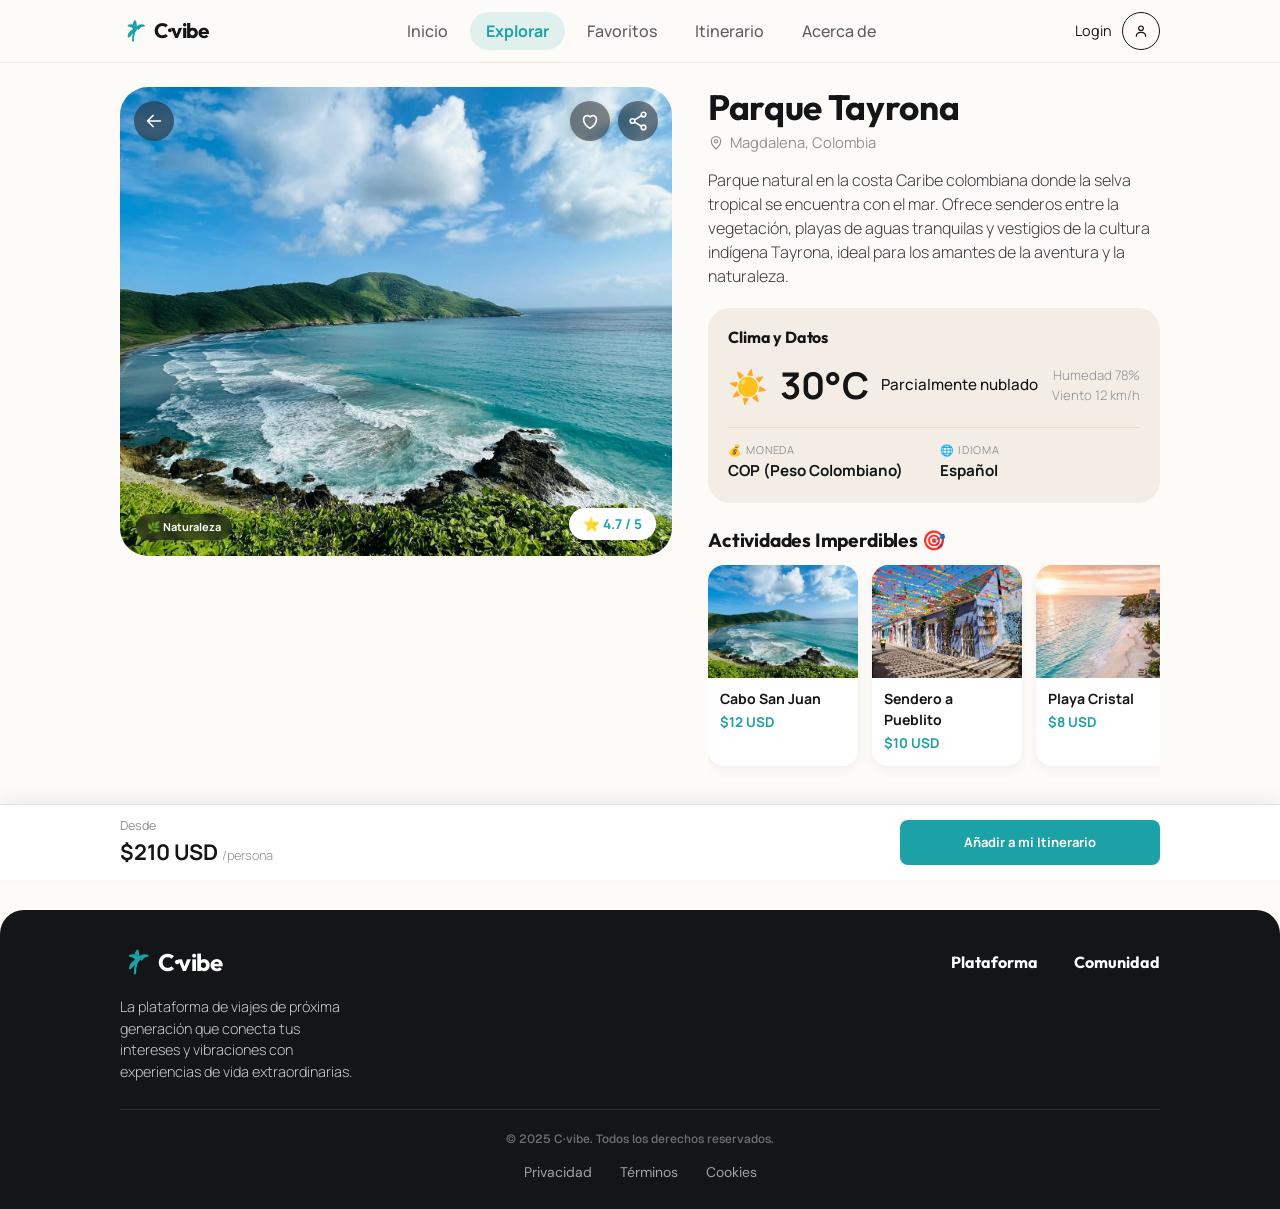
<file: detalle-tayrona.html>
<!DOCTYPE html>
<html lang="es">
<head>
<meta charset="UTF-8">
<meta name="viewport" content="width=device-width, initial-scale=1.0">
<meta name="description" content="C·vibe: la plataforma de viajes que conecta tus intereses y vibraciones con experiencias de vida extraordinarias.">
<title>Parque Tayrona · C·vibe</title>
<link rel="preconnect" href="https://fonts.googleapis.com">
<link rel="preconnect" href="https://fonts.gstatic.com" crossorigin>
<link href="https://fonts.googleapis.com/css2?family=Outfit:wght@700;800&family=Manrope:wght@400;500;700&family=DM+Sans:wght@400&family=Geist:wght@500&display=swap" rel="stylesheet">
<link rel="stylesheet" href="style.css">
</head>
<body>
<svg width="0" height="0" style="position:absolute" aria-hidden="true" focusable="false">
<symbol id="i-home" viewBox="0 0 24 24"><path d="M3 11l9-8 9 8M5 10v10h5v-6h4v6h5V10"/></symbol>
<symbol id="i-compass" viewBox="0 0 24 24"><circle cx="12" cy="12" r="9"/><path d="M15.5 8.5l-2 5-5 2 2-5z"/></symbol>
<symbol id="i-heart" viewBox="0 0 24 24"><path d="M12 20s-7-4.4-7-10a4 4 0 0 1 7-2.5A4 4 0 0 1 19 10c0 5.6-7 10-7 10z"/></symbol>
<symbol id="i-calendar" viewBox="0 0 24 24"><rect x="3.5" y="5" width="17" height="15" rx="3"/><path d="M8 3v4M16 3v4M3.5 10h17"/></symbol>
<symbol id="i-info" viewBox="0 0 24 24"><circle cx="12" cy="12" r="9"/><path d="M12 11v5M12 8h.01"/></symbol>
<symbol id="i-search" viewBox="0 0 24 24"><circle cx="11" cy="11" r="7"/><path d="M20 20l-3.5-3.5"/></symbol>
<symbol id="i-user" viewBox="0 0 24 24"><circle cx="12" cy="8" r="3.5"/><path d="M5 20c0-3.5 3-6 7-6s7 2.5 7 6"/></symbol>
<symbol id="i-mail" viewBox="0 0 24 24"><rect x="3" y="5" width="18" height="14" rx="2"/><path d="M3 7l9 6 9-6"/></symbol>
<symbol id="i-lock" viewBox="0 0 24 24"><rect x="5" y="11" width="14" height="9" rx="2"/><path d="M8 11V8a4 4 0 0 1 8 0v3"/></symbol>
<symbol id="i-eye" viewBox="0 0 24 24"><path d="M2 12s4-7 10-7 10 7 10 7-4 7-10 7S2 12 2 12z"/><circle cx="12" cy="12" r="3"/></symbol>
<symbol id="i-xcircle" viewBox="0 0 24 24"><circle cx="12" cy="12" r="9"/><path d="M9 9l6 6M15 9l-6 6"/></symbol>
<symbol id="i-back" viewBox="0 0 24 24"><path d="M19 12H5M11 6l-6 6 6 6"/></symbol>
<symbol id="i-share" viewBox="0 0 24 24"><circle cx="18" cy="5" r="2.5"/><circle cx="6" cy="12" r="2.5"/><circle cx="18" cy="19" r="2.5"/><path d="M8.2 13.2l7.6 4.5M15.8 6.3l-7.6 4.5"/></symbol>
<symbol id="i-pin" viewBox="0 0 24 24"><path d="M12 21s7-6.2 7-11.5a7 7 0 0 0-14 0C5 14.8 12 21 12 21z"/><circle cx="12" cy="9.5" r="2.5"/></symbol>
<symbol id="i-cloud" viewBox="0 0 24 24"><path d="M7 18a4 4 0 0 1-.5-8A6 6 0 0 1 18 11a3.5 3.5 0 0 1-.5 7H7z"/></symbol>
<symbol id="i-sun" viewBox="0 0 24 24"><circle cx="12" cy="12" r="4"/><path d="M12 2v2M12 20v2M2 12h2M20 12h2M4.9 4.9l1.4 1.4M17.7 17.7l1.4 1.4M4.9 19.1l1.4-1.4M17.7 6.3l1.4-1.4"/></symbol>
<symbol id="i-users" viewBox="0 0 24 24"><path d="M16 20v-1a4 4 0 0 0-4-4H7a4 4 0 0 0-4 4v1"/><circle cx="9.5" cy="8" r="3.5"/><path d="M17 4.5a3.5 3.5 0 0 1 0 7M21 20v-1a4 4 0 0 0-3-3.8"/></symbol>
<symbol id="i-grid" viewBox="0 0 24 24"><path d="M4 4h6v6H4zM14 4h6v6h-6zM4 14h6v6H4zM14 14h6v6h-6z"/></symbol>
<symbol id="i-palm" viewBox="0 0 24 24"><path d="M12 21c0-5 .5-8 3-11"/><path d="M15 10c-1-3-4-4-7-3 2 .2 4 1.2 5 3M15 10c1-3 4-4 7-3-2 .2-4 1.2-5 3M15 10c-3-1-3-5-1-7 .5 2 .8 4.5 1 7M15 10c-4 1-7 4-7 7 2-2 4-3.5 7-7"/></symbol>
</svg>

<header class="site-header">
    <div class="wrap header-inner">
        <a href="index.html" class="logo" aria-label="C·vibe, ir al inicio"><svg class="ico"><use href="#i-palm"/></svg>C·vibe</a>
        <nav class="desktop-nav" aria-label="Navegación principal">
            <ul>
                    <li><a href="index.html">Inicio</a></li>
                    <li><a href="explorar.html" class="active">Explorar</a></li>
                    <li><a href="favoritos.html">Favoritos</a></li>
                    <li><a href="itinerario.html">Itinerario</a></li>
                    <li><a href="acerca.html">Acerca de</a></li>
            </ul>
        </nav>
        <a href="login.html" class="login-link">Login<span class="avatar-btn"><svg class="ico ico-sm"><use href="#i-user"/></svg></span></a>
    </div>
</header>

<main>
    <div class="detail-layout">
        <div class="detail-hero">
            <img src="assets/tayrona.jpg" alt="Selva y playa del Parque Tayrona">
            <a class="round-btn left" href="explorar.html" aria-label="Volver a explorar"><svg class="ico"><use href="#i-back"/></svg></a>
            <div class="fav-toggle glass">
                <input type="checkbox" id="fav-detalle">
                <label for="fav-detalle" aria-label="Guardar en favoritos"><svg class="ico"><use href="#i-heart"/></svg></label>
            </div>
            <button class="round-btn share" type="button" aria-label="Compartir destino"><svg class="ico"><use href="#i-share"/></svg></button>
            <span class="tag glass">🌿 Naturaleza</span>
            <span class="rating">&#11088; 4.7 / 5</span>
        </div>

        <div class="detail-info">
            <h1>Parque Tayrona</h1>
            <p class="where-line"><svg class="ico ico-sm"><use href="#i-pin"/></svg>Magdalena, Colombia</p>
            <p class="desc">Parque natural en la costa Caribe colombiana donde la selva tropical se encuentra con el mar. Ofrece senderos entre la vegetación, playas de aguas tranquilas y vestigios de la cultura indígena Tayrona, ideal para los amantes de la aventura y la naturaleza.</p>

            <section class="weather" aria-label="Clima y datos">
                <h3>Clima y Datos</h3>
                <div class="weather-main">
                    <div class="temp"><span class="sun">☀️</span>30°C <span>Parcialmente nublado</span></div>
                    <div class="weather-side">Humedad 78%<br>Viento 12 km/h</div>
                </div>
                <div class="weather-data">
                    <div><small>💰 Moneda</small><strong>COP (Peso Colombiano)</strong></div>
                    <div><small>🌐 Idioma</small><strong>Español</strong></div>
                </div>
            </section>

            <section class="activities">
                <h2>Actividades Imperdibles 🎯</h2>
                <div class="act-row">
                    <article class="act"><img src="assets/tayrona.jpg" alt="Bahía de Cabo San Juan"><div><strong>Cabo San Juan</strong><span>$12 USD</span></div></article>
                    <article class="act"><img src="assets/act-getsemani.jpg" alt="Sendero hacia el Pueblito"><div><strong>Sendero a Pueblito</strong><span>$10 USD</span></div></article>
                    <article class="act"><img src="assets/tulum-aerial.jpg" alt="Playa Cristal"><div><strong>Playa Cristal</strong><span>$8 USD</span></div></article>
                </div>
            </section>
        </div>
    </div>

    <div class="action-bar">
        <div class="wrap">
            <div><small>Desde</small><strong>$210 USD <span>/persona</span></strong></div>
            <a class="btn" href="itinerario.html">Añadir a mi Itinerario</a>
        </div>
    </div>
</main>

<footer class="site-footer">
    <div class="wrap">
        <div class="footer-top">
            <div>
                <a href="index.html" class="logo"><svg class="ico"><use href="#i-palm"/></svg>C·vibe</a>
                <p class="about">La plataforma de viajes de próxima generación que conecta tus intereses y vibraciones con experiencias de vida extraordinarias.</p>
            </div>
            <div class="footer-links">
                <a href="explorar.html">Plataforma</a>
                <a href="acerca.html">Comunidad</a>
            </div>
        </div>
        <p class="copyright">&copy; 2025 C·vibe. Todos los derechos reservados.</p>
        <div class="legal">
            <a href="#">Privacidad</a>
            <a href="#">Términos</a>
            <a href="#">Cookies</a>
        </div>
    </div>
</footer>

<nav class="bottom-nav" aria-label="Navegación inferior">
    <a href="index.html"><svg class="ico"><use href="#i-home"/></svg><span>Inicio</span></a>
    <a href="explorar.html" class="active"><svg class="ico"><use href="#i-compass"/></svg><span>Explorar</span></a>
    <a href="favoritos.html"><svg class="ico"><use href="#i-heart"/></svg><span>Favoritos</span></a>
    <a href="itinerario.html"><svg class="ico"><use href="#i-calendar"/></svg><span>Itinerario</span></a>
    <a href="acerca.html"><svg class="ico"><use href="#i-info"/></svg><span>Acerca de</span></a>
</nav>

</body>
</html>
</file>
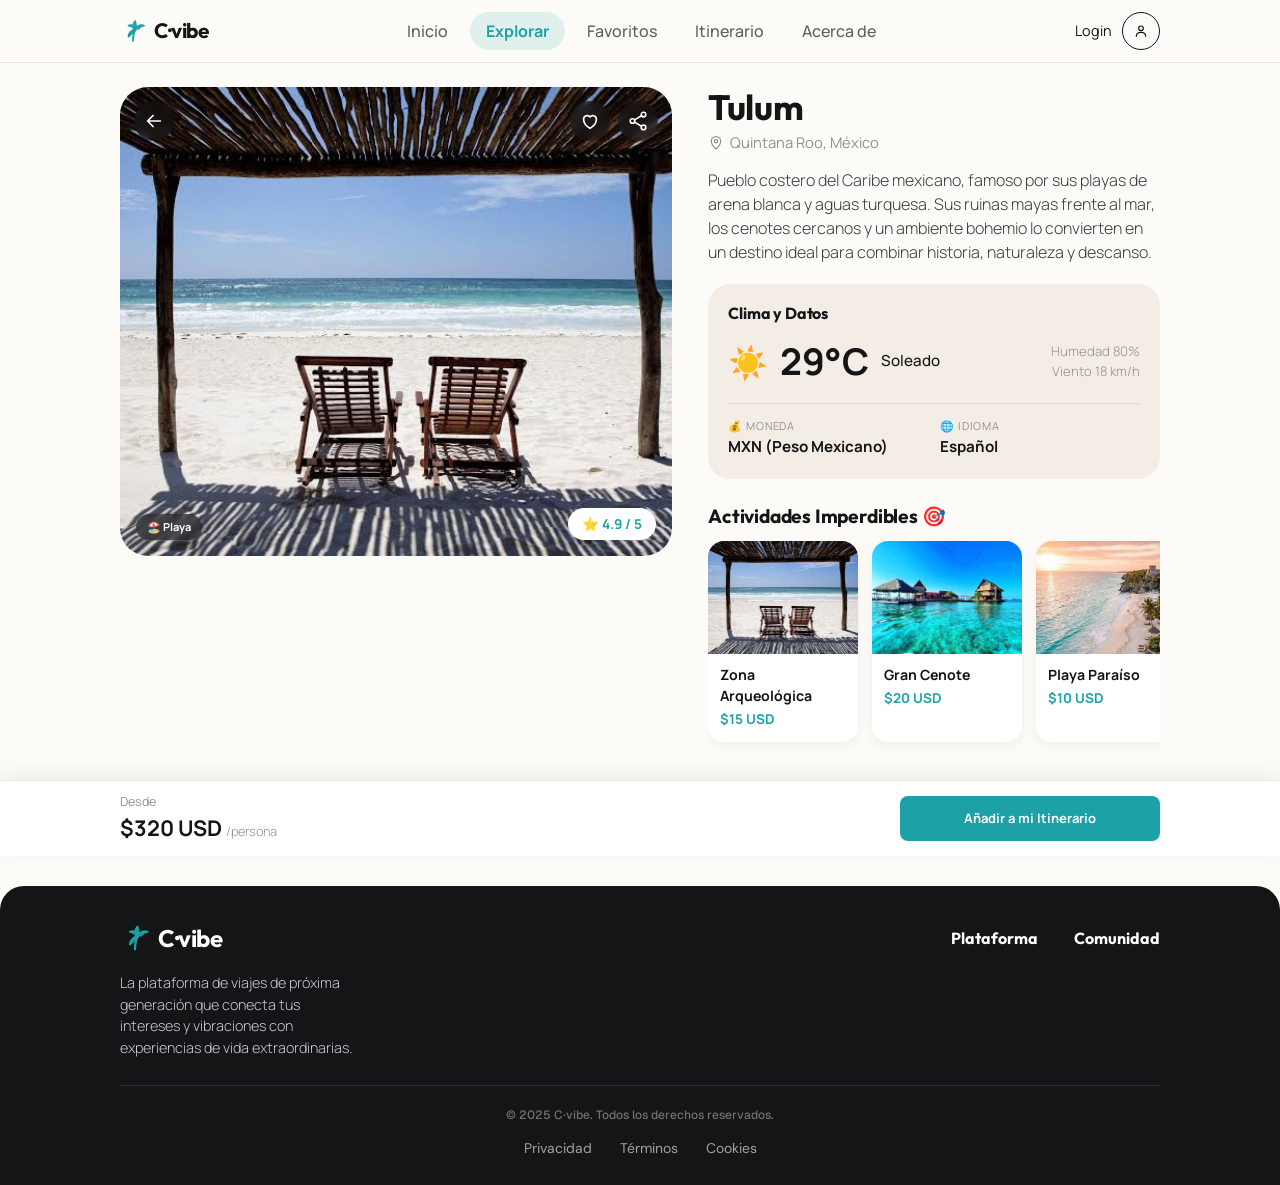
<file: detalle-tulum.html>
<!DOCTYPE html>
<html lang="es">
<head>
<meta charset="UTF-8">
<meta name="viewport" content="width=device-width, initial-scale=1.0">
<meta name="description" content="C·vibe: la plataforma de viajes que conecta tus intereses y vibraciones con experiencias de vida extraordinarias.">
<title>Tulum · C·vibe</title>
<link rel="preconnect" href="https://fonts.googleapis.com">
<link rel="preconnect" href="https://fonts.gstatic.com" crossorigin>
<link href="https://fonts.googleapis.com/css2?family=Outfit:wght@700;800&family=Manrope:wght@400;500;700&family=DM+Sans:wght@400&family=Geist:wght@500&display=swap" rel="stylesheet">
<link rel="stylesheet" href="style.css">
</head>
<body>
<svg width="0" height="0" style="position:absolute" aria-hidden="true" focusable="false">
<symbol id="i-home" viewBox="0 0 24 24"><path d="M3 11l9-8 9 8M5 10v10h5v-6h4v6h5V10"/></symbol>
<symbol id="i-compass" viewBox="0 0 24 24"><circle cx="12" cy="12" r="9"/><path d="M15.5 8.5l-2 5-5 2 2-5z"/></symbol>
<symbol id="i-heart" viewBox="0 0 24 24"><path d="M12 20s-7-4.4-7-10a4 4 0 0 1 7-2.5A4 4 0 0 1 19 10c0 5.6-7 10-7 10z"/></symbol>
<symbol id="i-calendar" viewBox="0 0 24 24"><rect x="3.5" y="5" width="17" height="15" rx="3"/><path d="M8 3v4M16 3v4M3.5 10h17"/></symbol>
<symbol id="i-info" viewBox="0 0 24 24"><circle cx="12" cy="12" r="9"/><path d="M12 11v5M12 8h.01"/></symbol>
<symbol id="i-search" viewBox="0 0 24 24"><circle cx="11" cy="11" r="7"/><path d="M20 20l-3.5-3.5"/></symbol>
<symbol id="i-user" viewBox="0 0 24 24"><circle cx="12" cy="8" r="3.5"/><path d="M5 20c0-3.5 3-6 7-6s7 2.5 7 6"/></symbol>
<symbol id="i-mail" viewBox="0 0 24 24"><rect x="3" y="5" width="18" height="14" rx="2"/><path d="M3 7l9 6 9-6"/></symbol>
<symbol id="i-lock" viewBox="0 0 24 24"><rect x="5" y="11" width="14" height="9" rx="2"/><path d="M8 11V8a4 4 0 0 1 8 0v3"/></symbol>
<symbol id="i-eye" viewBox="0 0 24 24"><path d="M2 12s4-7 10-7 10 7 10 7-4 7-10 7S2 12 2 12z"/><circle cx="12" cy="12" r="3"/></symbol>
<symbol id="i-xcircle" viewBox="0 0 24 24"><circle cx="12" cy="12" r="9"/><path d="M9 9l6 6M15 9l-6 6"/></symbol>
<symbol id="i-back" viewBox="0 0 24 24"><path d="M19 12H5M11 6l-6 6 6 6"/></symbol>
<symbol id="i-share" viewBox="0 0 24 24"><circle cx="18" cy="5" r="2.5"/><circle cx="6" cy="12" r="2.5"/><circle cx="18" cy="19" r="2.5"/><path d="M8.2 13.2l7.6 4.5M15.8 6.3l-7.6 4.5"/></symbol>
<symbol id="i-pin" viewBox="0 0 24 24"><path d="M12 21s7-6.2 7-11.5a7 7 0 0 0-14 0C5 14.8 12 21 12 21z"/><circle cx="12" cy="9.5" r="2.5"/></symbol>
<symbol id="i-cloud" viewBox="0 0 24 24"><path d="M7 18a4 4 0 0 1-.5-8A6 6 0 0 1 18 11a3.5 3.5 0 0 1-.5 7H7z"/></symbol>
<symbol id="i-sun" viewBox="0 0 24 24"><circle cx="12" cy="12" r="4"/><path d="M12 2v2M12 20v2M2 12h2M20 12h2M4.9 4.9l1.4 1.4M17.7 17.7l1.4 1.4M4.9 19.1l1.4-1.4M17.7 6.3l1.4-1.4"/></symbol>
<symbol id="i-users" viewBox="0 0 24 24"><path d="M16 20v-1a4 4 0 0 0-4-4H7a4 4 0 0 0-4 4v1"/><circle cx="9.5" cy="8" r="3.5"/><path d="M17 4.5a3.5 3.5 0 0 1 0 7M21 20v-1a4 4 0 0 0-3-3.8"/></symbol>
<symbol id="i-grid" viewBox="0 0 24 24"><path d="M4 4h6v6H4zM14 4h6v6h-6zM4 14h6v6H4zM14 14h6v6h-6z"/></symbol>
<symbol id="i-palm" viewBox="0 0 24 24"><path d="M12 21c0-5 .5-8 3-11"/><path d="M15 10c-1-3-4-4-7-3 2 .2 4 1.2 5 3M15 10c1-3 4-4 7-3-2 .2-4 1.2-5 3M15 10c-3-1-3-5-1-7 .5 2 .8 4.5 1 7M15 10c-4 1-7 4-7 7 2-2 4-3.5 7-7"/></symbol>
</svg>

<header class="site-header">
    <div class="wrap header-inner">
        <a href="index.html" class="logo" aria-label="C·vibe, ir al inicio"><svg class="ico"><use href="#i-palm"/></svg>C·vibe</a>
        <nav class="desktop-nav" aria-label="Navegación principal">
            <ul>
                    <li><a href="index.html">Inicio</a></li>
                    <li><a href="explorar.html" class="active">Explorar</a></li>
                    <li><a href="favoritos.html">Favoritos</a></li>
                    <li><a href="itinerario.html">Itinerario</a></li>
                    <li><a href="acerca.html">Acerca de</a></li>
            </ul>
        </nav>
        <a href="login.html" class="login-link">Login<span class="avatar-btn"><svg class="ico ico-sm"><use href="#i-user"/></svg></span></a>
    </div>
</header>

<main>
    <div class="detail-layout">
        <div class="detail-hero">
            <img src="assets/tulum.jpg" alt="Playa y ruinas mayas de Tulum">
            <a class="round-btn left" href="explorar.html" aria-label="Volver a explorar"><svg class="ico"><use href="#i-back"/></svg></a>
            <div class="fav-toggle glass">
                <input type="checkbox" id="fav-detalle">
                <label for="fav-detalle" aria-label="Guardar en favoritos"><svg class="ico"><use href="#i-heart"/></svg></label>
            </div>
            <button class="round-btn share" type="button" aria-label="Compartir destino"><svg class="ico"><use href="#i-share"/></svg></button>
            <span class="tag glass">🏖️ Playa</span>
            <span class="rating">&#11088; 4.9 / 5</span>
        </div>

        <div class="detail-info">
            <h1>Tulum</h1>
            <p class="where-line"><svg class="ico ico-sm"><use href="#i-pin"/></svg>Quintana Roo, México</p>
            <p class="desc">Pueblo costero del Caribe mexicano, famoso por sus playas de arena blanca y aguas turquesa. Sus ruinas mayas frente al mar, los cenotes cercanos y un ambiente bohemio lo convierten en un destino ideal para combinar historia, naturaleza y descanso.</p>

            <section class="weather" aria-label="Clima y datos">
                <h3>Clima y Datos</h3>
                <div class="weather-main">
                    <div class="temp"><span class="sun">☀️</span>29°C <span>Soleado</span></div>
                    <div class="weather-side">Humedad 80%<br>Viento 18 km/h</div>
                </div>
                <div class="weather-data">
                    <div><small>💰 Moneda</small><strong>MXN (Peso Mexicano)</strong></div>
                    <div><small>🌐 Idioma</small><strong>Español</strong></div>
                </div>
            </section>

            <section class="activities">
                <h2>Actividades Imperdibles 🎯</h2>
                <div class="act-row">
                    <article class="act"><img src="assets/tulum.jpg" alt="Ruinas mayas de Tulum frente al mar"><div><strong>Zona Arqueológica</strong><span>$15 USD</span></div></article>
                    <article class="act"><img src="assets/act-rosario.jpg" alt="Cenote de aguas cristalinas"><div><strong>Gran Cenote</strong><span>$20 USD</span></div></article>
                    <article class="act"><img src="assets/tulum-aerial.jpg" alt="Vista aérea de Playa Paraíso"><div><strong>Playa Paraíso</strong><span>$10 USD</span></div></article>
                </div>
            </section>
        </div>
    </div>

    <div class="action-bar">
        <div class="wrap">
            <div><small>Desde</small><strong>$320 USD <span>/persona</span></strong></div>
            <a class="btn" href="itinerario.html">Añadir a mi Itinerario</a>
        </div>
    </div>
</main>

<footer class="site-footer">
    <div class="wrap">
        <div class="footer-top">
            <div>
                <a href="index.html" class="logo"><svg class="ico"><use href="#i-palm"/></svg>C·vibe</a>
                <p class="about">La plataforma de viajes de próxima generación que conecta tus intereses y vibraciones con experiencias de vida extraordinarias.</p>
            </div>
            <div class="footer-links">
                <a href="explorar.html">Plataforma</a>
                <a href="acerca.html">Comunidad</a>
            </div>
        </div>
        <p class="copyright">&copy; 2025 C·vibe. Todos los derechos reservados.</p>
        <div class="legal">
            <a href="#">Privacidad</a>
            <a href="#">Términos</a>
            <a href="#">Cookies</a>
        </div>
    </div>
</footer>

<nav class="bottom-nav" aria-label="Navegación inferior">
    <a href="index.html"><svg class="ico"><use href="#i-home"/></svg><span>Inicio</span></a>
    <a href="explorar.html" class="active"><svg class="ico"><use href="#i-compass"/></svg><span>Explorar</span></a>
    <a href="favoritos.html"><svg class="ico"><use href="#i-heart"/></svg><span>Favoritos</span></a>
    <a href="itinerario.html"><svg class="ico"><use href="#i-calendar"/></svg><span>Itinerario</span></a>
    <a href="acerca.html"><svg class="ico"><use href="#i-info"/></svg><span>Acerca de</span></a>
</nav>

</body>
</html>
</file>
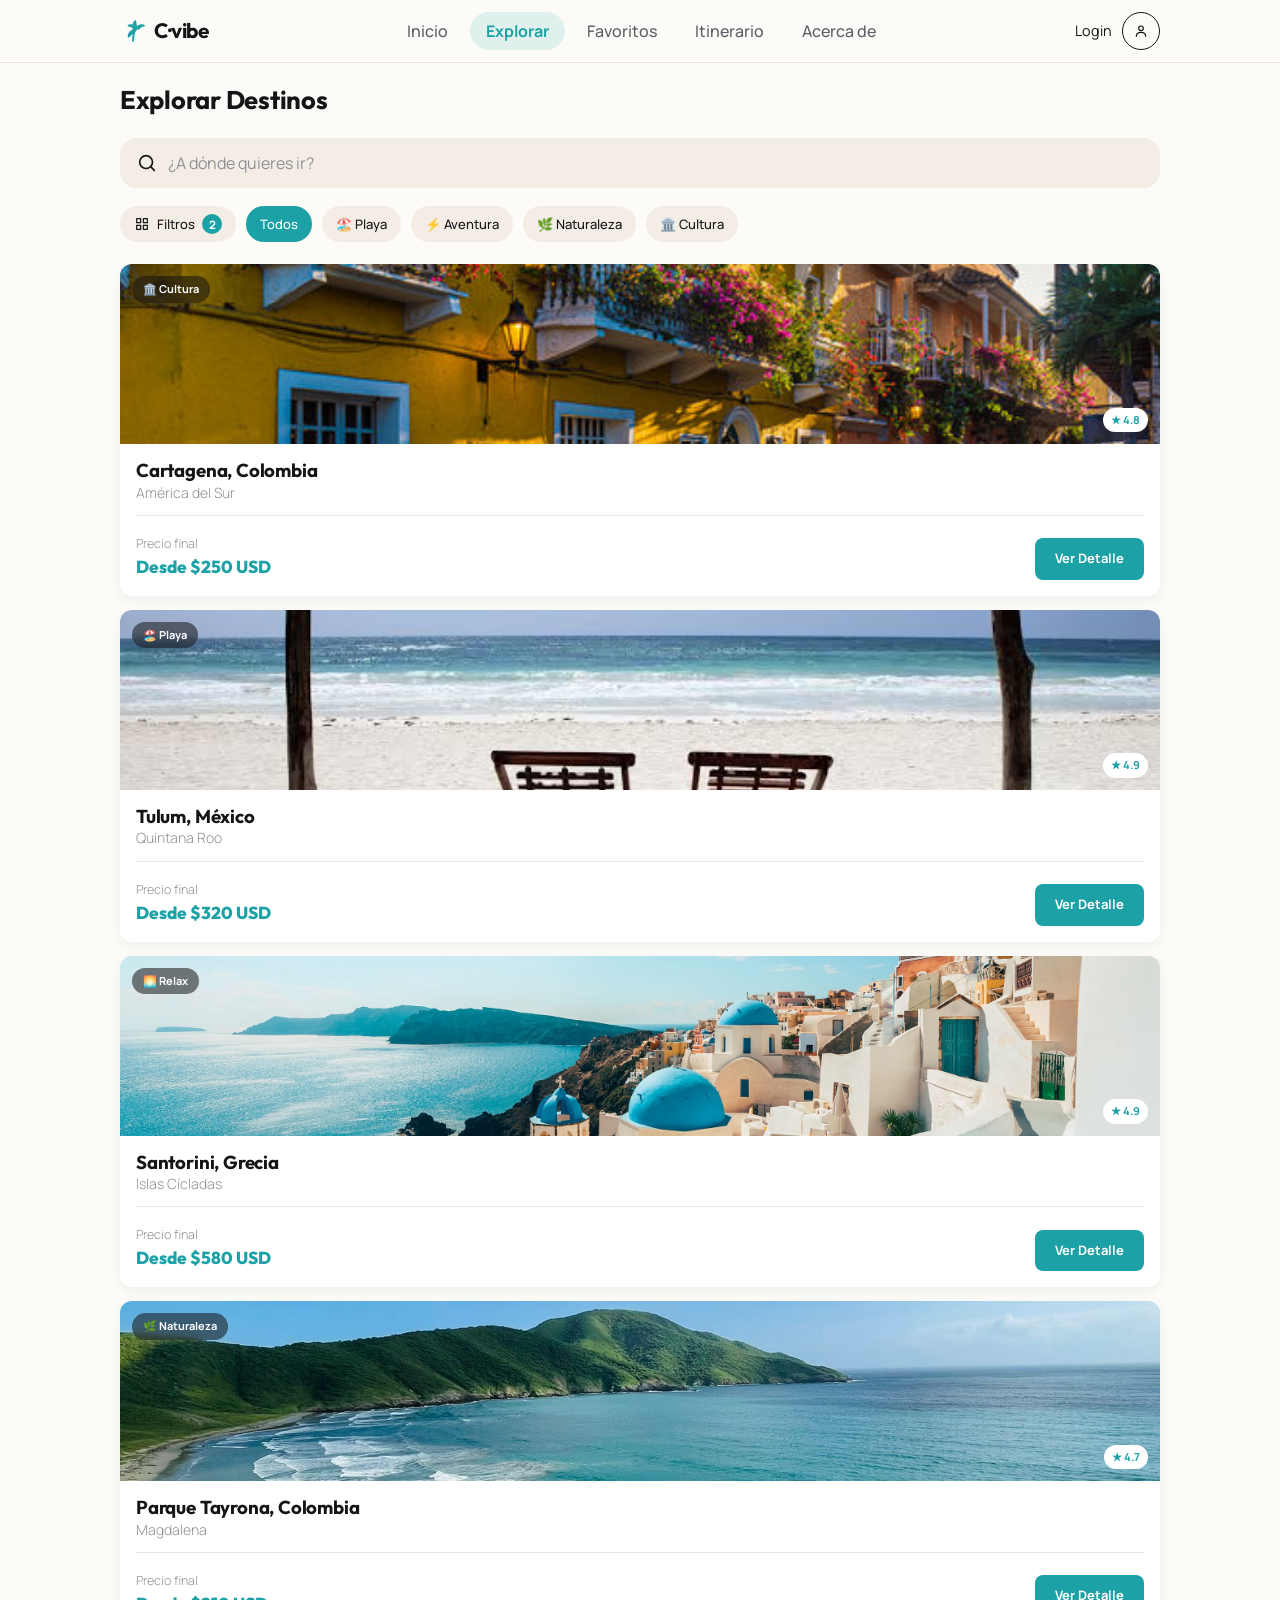
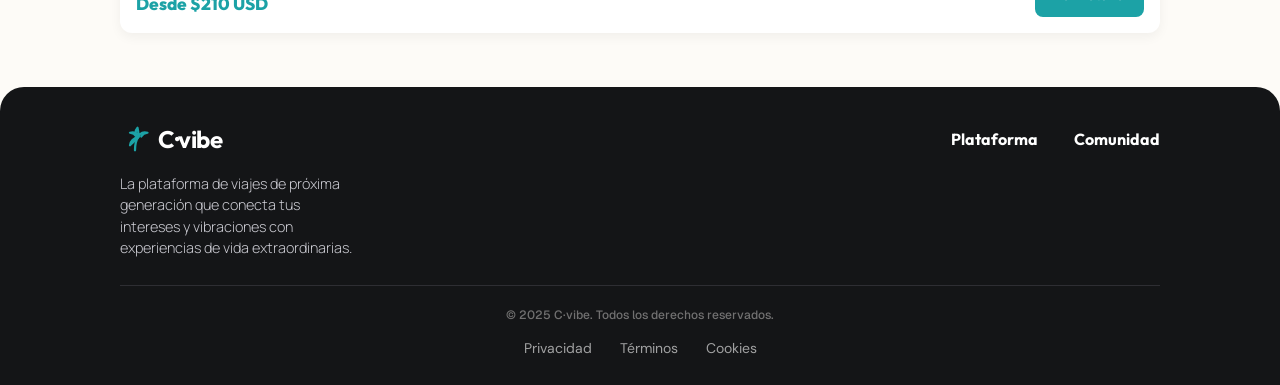
<file: explorar.html>
<!DOCTYPE html>
<html lang="es">
<head>
<meta charset="UTF-8">
<meta name="viewport" content="width=device-width, initial-scale=1.0">
<meta name="description" content="C·vibe: la plataforma de viajes que conecta tus intereses y vibraciones con experiencias de vida extraordinarias.">
<title>Explorar Destinos · C·vibe</title>
<link rel="preconnect" href="https://fonts.googleapis.com">
<link rel="preconnect" href="https://fonts.gstatic.com" crossorigin>
<link href="https://fonts.googleapis.com/css2?family=Outfit:wght@700;800&family=Manrope:wght@400;500;700&family=DM+Sans:wght@400&family=Geist:wght@500&display=swap" rel="stylesheet">
<link rel="stylesheet" href="style.css">
</head>
<body>
<svg width="0" height="0" style="position:absolute" aria-hidden="true" focusable="false">
<symbol id="i-home" viewBox="0 0 24 24"><path d="M3 11l9-8 9 8M5 10v10h5v-6h4v6h5V10"/></symbol>
<symbol id="i-compass" viewBox="0 0 24 24"><circle cx="12" cy="12" r="9"/><path d="M15.5 8.5l-2 5-5 2 2-5z"/></symbol>
<symbol id="i-heart" viewBox="0 0 24 24"><path d="M12 20s-7-4.4-7-10a4 4 0 0 1 7-2.5A4 4 0 0 1 19 10c0 5.6-7 10-7 10z"/></symbol>
<symbol id="i-calendar" viewBox="0 0 24 24"><rect x="3.5" y="5" width="17" height="15" rx="3"/><path d="M8 3v4M16 3v4M3.5 10h17"/></symbol>
<symbol id="i-info" viewBox="0 0 24 24"><circle cx="12" cy="12" r="9"/><path d="M12 11v5M12 8h.01"/></symbol>
<symbol id="i-search" viewBox="0 0 24 24"><circle cx="11" cy="11" r="7"/><path d="M20 20l-3.5-3.5"/></symbol>
<symbol id="i-user" viewBox="0 0 24 24"><circle cx="12" cy="8" r="3.5"/><path d="M5 20c0-3.5 3-6 7-6s7 2.5 7 6"/></symbol>
<symbol id="i-mail" viewBox="0 0 24 24"><rect x="3" y="5" width="18" height="14" rx="2"/><path d="M3 7l9 6 9-6"/></symbol>
<symbol id="i-lock" viewBox="0 0 24 24"><rect x="5" y="11" width="14" height="9" rx="2"/><path d="M8 11V8a4 4 0 0 1 8 0v3"/></symbol>
<symbol id="i-eye" viewBox="0 0 24 24"><path d="M2 12s4-7 10-7 10 7 10 7-4 7-10 7S2 12 2 12z"/><circle cx="12" cy="12" r="3"/></symbol>
<symbol id="i-xcircle" viewBox="0 0 24 24"><circle cx="12" cy="12" r="9"/><path d="M9 9l6 6M15 9l-6 6"/></symbol>
<symbol id="i-back" viewBox="0 0 24 24"><path d="M19 12H5M11 6l-6 6 6 6"/></symbol>
<symbol id="i-share" viewBox="0 0 24 24"><circle cx="18" cy="5" r="2.5"/><circle cx="6" cy="12" r="2.5"/><circle cx="18" cy="19" r="2.5"/><path d="M8.2 13.2l7.6 4.5M15.8 6.3l-7.6 4.5"/></symbol>
<symbol id="i-pin" viewBox="0 0 24 24"><path d="M12 21s7-6.2 7-11.5a7 7 0 0 0-14 0C5 14.8 12 21 12 21z"/><circle cx="12" cy="9.5" r="2.5"/></symbol>
<symbol id="i-cloud" viewBox="0 0 24 24"><path d="M7 18a4 4 0 0 1-.5-8A6 6 0 0 1 18 11a3.5 3.5 0 0 1-.5 7H7z"/></symbol>
<symbol id="i-sun" viewBox="0 0 24 24"><circle cx="12" cy="12" r="4"/><path d="M12 2v2M12 20v2M2 12h2M20 12h2M4.9 4.9l1.4 1.4M17.7 17.7l1.4 1.4M4.9 19.1l1.4-1.4M17.7 6.3l1.4-1.4"/></symbol>
<symbol id="i-users" viewBox="0 0 24 24"><path d="M16 20v-1a4 4 0 0 0-4-4H7a4 4 0 0 0-4 4v1"/><circle cx="9.5" cy="8" r="3.5"/><path d="M17 4.5a3.5 3.5 0 0 1 0 7M21 20v-1a4 4 0 0 0-3-3.8"/></symbol>
<symbol id="i-grid" viewBox="0 0 24 24"><path d="M4 4h6v6H4zM14 4h6v6h-6zM4 14h6v6H4zM14 14h6v6h-6z"/></symbol>
<symbol id="i-palm" viewBox="0 0 24 24"><path d="M12 21c0-5 .5-8 3-11"/><path d="M15 10c-1-3-4-4-7-3 2 .2 4 1.2 5 3M15 10c1-3 4-4 7-3-2 .2-4 1.2-5 3M15 10c-3-1-3-5-1-7 .5 2 .8 4.5 1 7M15 10c-4 1-7 4-7 7 2-2 4-3.5 7-7"/></symbol>
</svg>

<header class="site-header">
    <div class="wrap header-inner">
        <a href="index.html" class="logo" aria-label="C·vibe, ir al inicio"><svg class="ico"><use href="#i-palm"/></svg>C·vibe</a>
        <nav class="desktop-nav" aria-label="Navegación principal">
            <ul>
                    <li><a href="index.html">Inicio</a></li>
                    <li><a href="explorar.html" class="active">Explorar</a></li>
                    <li><a href="favoritos.html">Favoritos</a></li>
                    <li><a href="itinerario.html">Itinerario</a></li>
                    <li><a href="acerca.html">Acerca de</a></li>
            </ul>
        </nav>
        <a href="login.html" class="login-link">Login<span class="avatar-btn"><svg class="ico ico-sm"><use href="#i-user"/></svg></span></a>
    </div>
</header>

<main class="wrap filterable">
    <div class="page-title"><h1>Explorar Destinos</h1></div>
    <label class="search-soft"><svg class="ico"><use href="#i-search"/></svg><input type="search" placeholder="¿A dónde quieres ir?" aria-label="Buscar destino"></label>
    <div class="chip-row filters">
        <span class="chip"><svg class="ico ico-sm"><use href="#i-grid"/></svg>Filtros<b class="count">2</b></span>
        <input type="radio" name="f" id="f-todos" checked><label class="chip" for="f-todos">Todos</label>
        <input type="radio" name="f" id="f-playa"><label class="chip" for="f-playa">🏖️ Playa</label><input type="radio" name="f" id="f-aventura"><label class="chip" for="f-aventura">⚡ Aventura</label><input type="radio" name="f" id="f-naturaleza"><label class="chip" for="f-naturaleza">🌿 Naturaleza</label><input type="radio" name="f" id="f-cultura"><label class="chip" for="f-cultura">🏛️ Cultura</label>
    </div>
    <div class="grid cols list-top" style="margin-top:16px">
            <article class="dest" data-cat="cultura">
                <div class="media">
                    <img src="assets/cartagena.jpg" alt="Calle colonial colorida de Cartagena de Indias">
                    <span class="tag top glass">🏛️ Cultura</span>
                    <span class="rating bottom">&#9733; 4.8</span>
                </div>
                <div class="dest-body">
                    <h3>Cartagena, Colombia</h3>
                    <p class="where" style="color:var(--gray);font-size:.88rem;font-weight:300">América del Sur</p>
                    <hr class="divider">
                    <div class="card-foot">
                        <div><span class="label">Precio final</span><br><span class="amount">Desde $250 USD</span></div>
                        <a class="btn" href="detalle-cartagena.html">Ver Detalle</a>
                    </div>
                </div>
            </article>
            <article class="dest" data-cat="playa">
                <div class="media">
                    <img src="assets/tulum.jpg" alt="Playa y ruinas mayas de Tulum">
                    <span class="tag top glass">🏖️ Playa</span>
                    <span class="rating bottom">&#9733; 4.9</span>
                </div>
                <div class="dest-body">
                    <h3>Tulum, México</h3>
                    <p class="where" style="color:var(--gray);font-size:.88rem;font-weight:300">Quintana Roo</p>
                    <hr class="divider">
                    <div class="card-foot">
                        <div><span class="label">Precio final</span><br><span class="amount">Desde $320 USD</span></div>
                        <a class="btn" href="detalle-tulum.html">Ver Detalle</a>
                    </div>
                </div>
            </article>
            <article class="dest" data-cat="playa">
                <div class="media">
                    <img src="assets/santorini.jpg" alt="Atardecer sobre las casas blancas de Santorini">
                    <span class="tag top glass">🌅 Relax</span>
                    <span class="rating bottom">&#9733; 4.9</span>
                </div>
                <div class="dest-body">
                    <h3>Santorini, Grecia</h3>
                    <p class="where" style="color:var(--gray);font-size:.88rem;font-weight:300">Islas Cícladas</p>
                    <hr class="divider">
                    <div class="card-foot">
                        <div><span class="label">Precio final</span><br><span class="amount">Desde $580 USD</span></div>
                        <a class="btn" href="detalle-santorini.html">Ver Detalle</a>
                    </div>
                </div>
            </article>
            <article class="dest" data-cat="naturaleza aventura">
                <div class="media">
                    <img src="assets/tayrona.jpg" alt="Selva y playa del Parque Tayrona">
                    <span class="tag top glass">🌿 Naturaleza</span>
                    <span class="rating bottom">&#9733; 4.7</span>
                </div>
                <div class="dest-body">
                    <h3>Parque Tayrona, Colombia</h3>
                    <p class="where" style="color:var(--gray);font-size:.88rem;font-weight:300">Magdalena</p>
                    <hr class="divider">
                    <div class="card-foot">
                        <div><span class="label">Precio final</span><br><span class="amount">Desde $210 USD</span></div>
                        <a class="btn" href="detalle-tayrona.html">Ver Detalle</a>
                    </div>
                </div>
            </article>
    </div>
</main>

<footer class="site-footer">
    <div class="wrap">
        <div class="footer-top">
            <div>
                <a href="index.html" class="logo"><svg class="ico"><use href="#i-palm"/></svg>C·vibe</a>
                <p class="about">La plataforma de viajes de próxima generación que conecta tus intereses y vibraciones con experiencias de vida extraordinarias.</p>
            </div>
            <div class="footer-links">
                <a href="explorar.html">Plataforma</a>
                <a href="acerca.html">Comunidad</a>
            </div>
        </div>
        <p class="copyright">&copy; 2025 C·vibe. Todos los derechos reservados.</p>
        <div class="legal">
            <a href="#">Privacidad</a>
            <a href="#">Términos</a>
            <a href="#">Cookies</a>
        </div>
    </div>
</footer>

<nav class="bottom-nav" aria-label="Navegación inferior">
    <a href="index.html"><svg class="ico"><use href="#i-home"/></svg><span>Inicio</span></a>
    <a href="explorar.html" class="active"><svg class="ico"><use href="#i-compass"/></svg><span>Explorar</span></a>
    <a href="favoritos.html"><svg class="ico"><use href="#i-heart"/></svg><span>Favoritos</span></a>
    <a href="itinerario.html"><svg class="ico"><use href="#i-calendar"/></svg><span>Itinerario</span></a>
    <a href="acerca.html"><svg class="ico"><use href="#i-info"/></svg><span>Acerca de</span></a>
</nav>

</body>
</html>
</file>
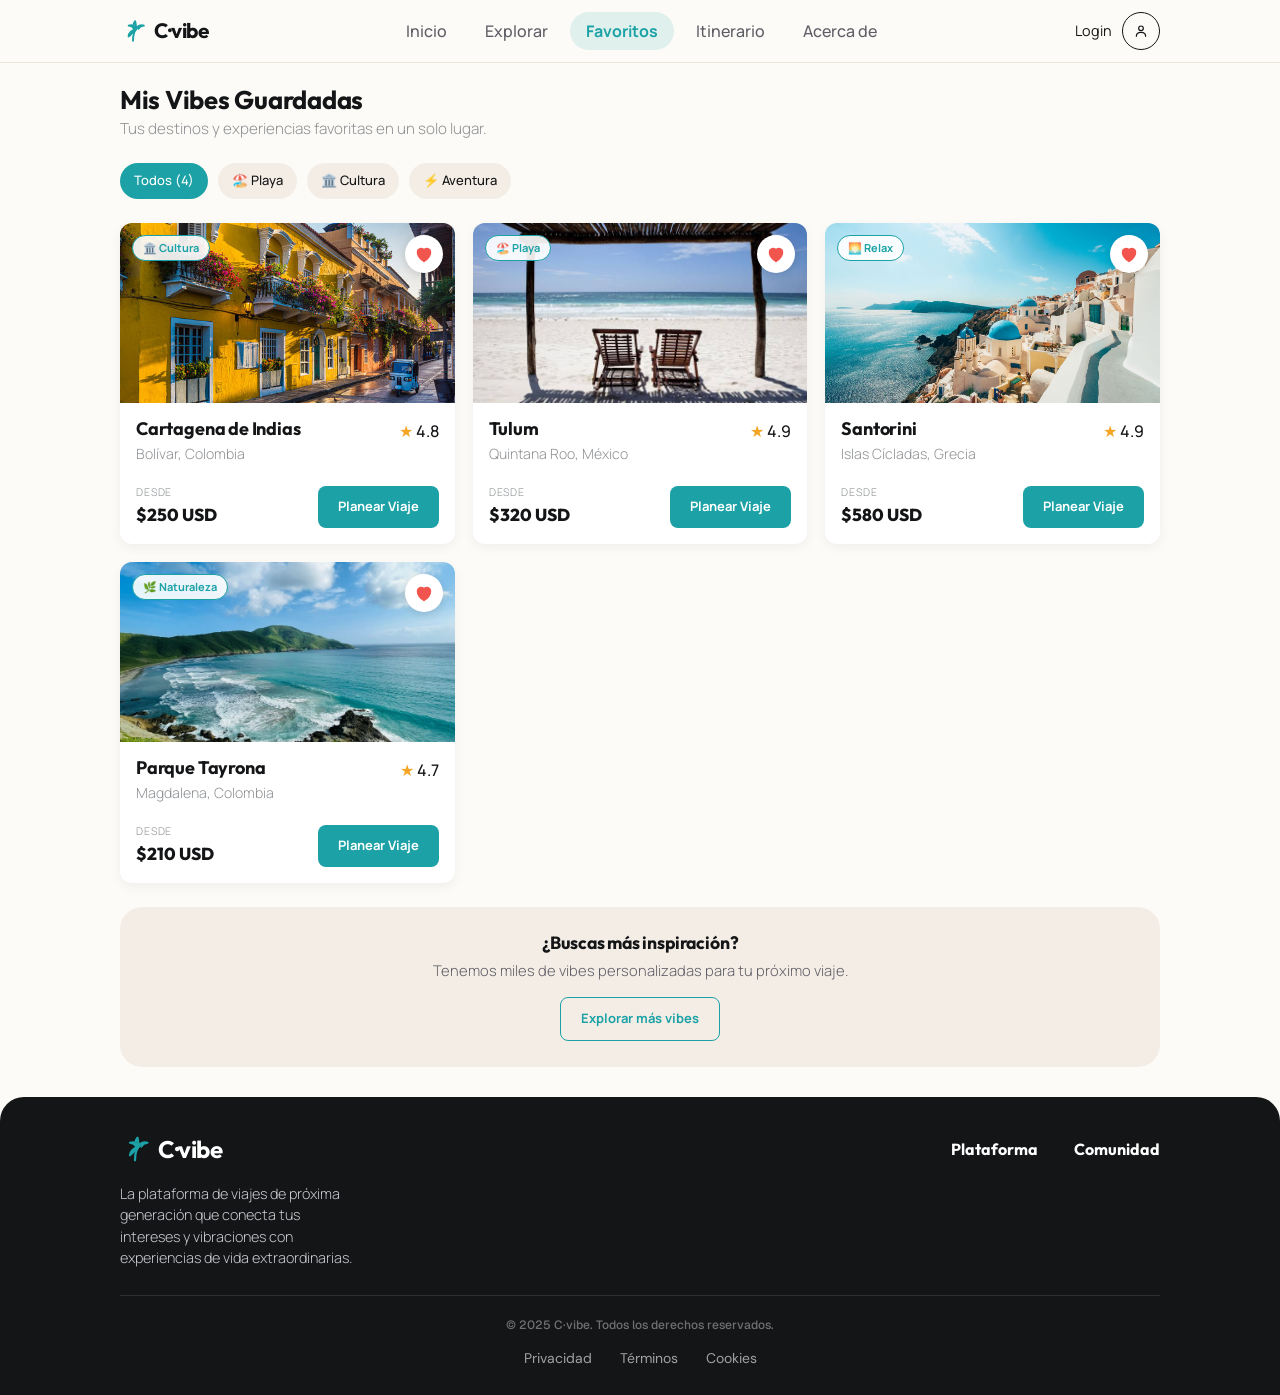
<file: favoritos.html>
<!DOCTYPE html>
<html lang="es">
<head>
<meta charset="UTF-8">
<meta name="viewport" content="width=device-width, initial-scale=1.0">
<meta name="description" content="C·vibe: la plataforma de viajes que conecta tus intereses y vibraciones con experiencias de vida extraordinarias.">
<title>Mis Vibes Guardadas · C·vibe</title>
<link rel="preconnect" href="https://fonts.googleapis.com">
<link rel="preconnect" href="https://fonts.gstatic.com" crossorigin>
<link href="https://fonts.googleapis.com/css2?family=Outfit:wght@700;800&family=Manrope:wght@400;500;700&family=DM+Sans:wght@400&family=Geist:wght@500&display=swap" rel="stylesheet">
<link rel="stylesheet" href="style.css">
</head>
<body>
<svg width="0" height="0" style="position:absolute" aria-hidden="true" focusable="false">
<symbol id="i-home" viewBox="0 0 24 24"><path d="M3 11l9-8 9 8M5 10v10h5v-6h4v6h5V10"/></symbol>
<symbol id="i-compass" viewBox="0 0 24 24"><circle cx="12" cy="12" r="9"/><path d="M15.5 8.5l-2 5-5 2 2-5z"/></symbol>
<symbol id="i-heart" viewBox="0 0 24 24"><path d="M12 20s-7-4.4-7-10a4 4 0 0 1 7-2.5A4 4 0 0 1 19 10c0 5.6-7 10-7 10z"/></symbol>
<symbol id="i-calendar" viewBox="0 0 24 24"><rect x="3.5" y="5" width="17" height="15" rx="3"/><path d="M8 3v4M16 3v4M3.5 10h17"/></symbol>
<symbol id="i-info" viewBox="0 0 24 24"><circle cx="12" cy="12" r="9"/><path d="M12 11v5M12 8h.01"/></symbol>
<symbol id="i-search" viewBox="0 0 24 24"><circle cx="11" cy="11" r="7"/><path d="M20 20l-3.5-3.5"/></symbol>
<symbol id="i-user" viewBox="0 0 24 24"><circle cx="12" cy="8" r="3.5"/><path d="M5 20c0-3.5 3-6 7-6s7 2.5 7 6"/></symbol>
<symbol id="i-mail" viewBox="0 0 24 24"><rect x="3" y="5" width="18" height="14" rx="2"/><path d="M3 7l9 6 9-6"/></symbol>
<symbol id="i-lock" viewBox="0 0 24 24"><rect x="5" y="11" width="14" height="9" rx="2"/><path d="M8 11V8a4 4 0 0 1 8 0v3"/></symbol>
<symbol id="i-eye" viewBox="0 0 24 24"><path d="M2 12s4-7 10-7 10 7 10 7-4 7-10 7S2 12 2 12z"/><circle cx="12" cy="12" r="3"/></symbol>
<symbol id="i-xcircle" viewBox="0 0 24 24"><circle cx="12" cy="12" r="9"/><path d="M9 9l6 6M15 9l-6 6"/></symbol>
<symbol id="i-back" viewBox="0 0 24 24"><path d="M19 12H5M11 6l-6 6 6 6"/></symbol>
<symbol id="i-share" viewBox="0 0 24 24"><circle cx="18" cy="5" r="2.5"/><circle cx="6" cy="12" r="2.5"/><circle cx="18" cy="19" r="2.5"/><path d="M8.2 13.2l7.6 4.5M15.8 6.3l-7.6 4.5"/></symbol>
<symbol id="i-pin" viewBox="0 0 24 24"><path d="M12 21s7-6.2 7-11.5a7 7 0 0 0-14 0C5 14.8 12 21 12 21z"/><circle cx="12" cy="9.5" r="2.5"/></symbol>
<symbol id="i-cloud" viewBox="0 0 24 24"><path d="M7 18a4 4 0 0 1-.5-8A6 6 0 0 1 18 11a3.5 3.5 0 0 1-.5 7H7z"/></symbol>
<symbol id="i-sun" viewBox="0 0 24 24"><circle cx="12" cy="12" r="4"/><path d="M12 2v2M12 20v2M2 12h2M20 12h2M4.9 4.9l1.4 1.4M17.7 17.7l1.4 1.4M4.9 19.1l1.4-1.4M17.7 6.3l1.4-1.4"/></symbol>
<symbol id="i-users" viewBox="0 0 24 24"><path d="M16 20v-1a4 4 0 0 0-4-4H7a4 4 0 0 0-4 4v1"/><circle cx="9.5" cy="8" r="3.5"/><path d="M17 4.5a3.5 3.5 0 0 1 0 7M21 20v-1a4 4 0 0 0-3-3.8"/></symbol>
<symbol id="i-grid" viewBox="0 0 24 24"><path d="M4 4h6v6H4zM14 4h6v6h-6zM4 14h6v6H4zM14 14h6v6h-6z"/></symbol>
<symbol id="i-palm" viewBox="0 0 24 24"><path d="M12 21c0-5 .5-8 3-11"/><path d="M15 10c-1-3-4-4-7-3 2 .2 4 1.2 5 3M15 10c1-3 4-4 7-3-2 .2-4 1.2-5 3M15 10c-3-1-3-5-1-7 .5 2 .8 4.5 1 7M15 10c-4 1-7 4-7 7 2-2 4-3.5 7-7"/></symbol>
</svg>

<header class="site-header">
    <div class="wrap header-inner">
        <a href="index.html" class="logo" aria-label="C·vibe, ir al inicio"><svg class="ico"><use href="#i-palm"/></svg>C·vibe</a>
        <nav class="desktop-nav" aria-label="Navegación principal">
            <ul>
                    <li><a href="index.html">Inicio</a></li>
                    <li><a href="explorar.html">Explorar</a></li>
                    <li><a href="favoritos.html" class="active">Favoritos</a></li>
                    <li><a href="itinerario.html">Itinerario</a></li>
                    <li><a href="acerca.html">Acerca de</a></li>
            </ul>
        </nav>
        <a href="login.html" class="login-link">Login<span class="avatar-btn"><svg class="ico ico-sm"><use href="#i-user"/></svg></span></a>
    </div>
</header>

<main class="wrap filterable">
    <div class="page-title">
        <h1>Mis Vibes Guardadas</h1>
        <p>Tus destinos y experiencias favoritas en un solo lugar.</p>
    </div>
    <div class="chip-row filters" style="margin:14px 0 18px">
        <input type="radio" name="f" id="f-todos" checked><label class="chip" for="f-todos">Todos (4)</label>
        <input type="radio" name="f" id="f-playa"><label class="chip" for="f-playa">🏖️ Playa</label><input type="radio" name="f" id="f-cultura"><label class="chip" for="f-cultura">🏛️ Cultura</label><input type="radio" name="f" id="f-aventura"><label class="chip" for="f-aventura">⚡ Aventura</label>
    </div>
    <div class="grid cols">
            <article class="dest" data-cat="cultura">
                <div class="media">
                    <img src="assets/cartagena.jpg" alt="Calle colonial colorida de Cartagena de Indias">
                    <span class="tag top">🏛️ Cultura</span>
                    <div class="fav-toggle">
                        <input type="checkbox" id="fav1" checked>
                        <label for="fav1" aria-label="Guardar Cartagena de Indias en favoritos"><svg class="ico"><use href="#i-heart"/></svg></label>
                    </div>
                </div>
                <div class="dest-body">
                    <div class="dest-title">
                        <h3>Cartagena de Indias</h3>
                        <span style="font-weight:500"><span style="color:var(--star)">&#9733;</span> 4.8</span>
                    </div>
                    <p class="where" style="color:var(--gray);font-size:.88rem;font-weight:300">Bolívar, Colombia</p>
                    <div class="card-foot" style="margin-top:14px">
                        <div><span class="label" style="text-transform:uppercase;letter-spacing:.08em;font-size:.66rem">Desde</span><br><span class="amount ink">$250 USD</span></div>
                        <a class="btn" href="itinerario.html">Planear Viaje</a>
                    </div>
                </div>
            </article>
            <article class="dest" data-cat="playa">
                <div class="media">
                    <img src="assets/tulum.jpg" alt="Playa y ruinas mayas de Tulum">
                    <span class="tag top">🏖️ Playa</span>
                    <div class="fav-toggle">
                        <input type="checkbox" id="fav2" checked>
                        <label for="fav2" aria-label="Guardar Tulum en favoritos"><svg class="ico"><use href="#i-heart"/></svg></label>
                    </div>
                </div>
                <div class="dest-body">
                    <div class="dest-title">
                        <h3>Tulum</h3>
                        <span style="font-weight:500"><span style="color:var(--star)">&#9733;</span> 4.9</span>
                    </div>
                    <p class="where" style="color:var(--gray);font-size:.88rem;font-weight:300">Quintana Roo, México</p>
                    <div class="card-foot" style="margin-top:14px">
                        <div><span class="label" style="text-transform:uppercase;letter-spacing:.08em;font-size:.66rem">Desde</span><br><span class="amount ink">$320 USD</span></div>
                        <a class="btn" href="itinerario.html">Planear Viaje</a>
                    </div>
                </div>
            </article>
            <article class="dest" data-cat="playa">
                <div class="media">
                    <img src="assets/santorini.jpg" alt="Atardecer sobre las casas blancas de Santorini">
                    <span class="tag top">🌅 Relax</span>
                    <div class="fav-toggle">
                        <input type="checkbox" id="fav3" checked>
                        <label for="fav3" aria-label="Guardar Santorini en favoritos"><svg class="ico"><use href="#i-heart"/></svg></label>
                    </div>
                </div>
                <div class="dest-body">
                    <div class="dest-title">
                        <h3>Santorini</h3>
                        <span style="font-weight:500"><span style="color:var(--star)">&#9733;</span> 4.9</span>
                    </div>
                    <p class="where" style="color:var(--gray);font-size:.88rem;font-weight:300">Islas Cícladas, Grecia</p>
                    <div class="card-foot" style="margin-top:14px">
                        <div><span class="label" style="text-transform:uppercase;letter-spacing:.08em;font-size:.66rem">Desde</span><br><span class="amount ink">$580 USD</span></div>
                        <a class="btn" href="itinerario.html">Planear Viaje</a>
                    </div>
                </div>
            </article>
            <article class="dest" data-cat="naturaleza aventura">
                <div class="media">
                    <img src="assets/tayrona.jpg" alt="Selva y playa del Parque Tayrona">
                    <span class="tag top">🌿 Naturaleza</span>
                    <div class="fav-toggle">
                        <input type="checkbox" id="fav4" checked>
                        <label for="fav4" aria-label="Guardar Parque Tayrona en favoritos"><svg class="ico"><use href="#i-heart"/></svg></label>
                    </div>
                </div>
                <div class="dest-body">
                    <div class="dest-title">
                        <h3>Parque Tayrona</h3>
                        <span style="font-weight:500"><span style="color:var(--star)">&#9733;</span> 4.7</span>
                    </div>
                    <p class="where" style="color:var(--gray);font-size:.88rem;font-weight:300">Magdalena, Colombia</p>
                    <div class="card-foot" style="margin-top:14px">
                        <div><span class="label" style="text-transform:uppercase;letter-spacing:.08em;font-size:.66rem">Desde</span><br><span class="amount ink">$210 USD</span></div>
                        <a class="btn" href="itinerario.html">Planear Viaje</a>
                    </div>
                </div>
            </article>
    </div>
    <section class="inspire" style="margin-top:24px">
        <h3>¿Buscas más inspiración?</h3>
        <p>Tenemos miles de vibes personalizadas para tu próximo viaje.</p>
        <a class="btn outline" href="explorar.html">Explorar más vibes</a>
    </section>
</main>

<footer class="site-footer">
    <div class="wrap">
        <div class="footer-top">
            <div>
                <a href="index.html" class="logo"><svg class="ico"><use href="#i-palm"/></svg>C·vibe</a>
                <p class="about">La plataforma de viajes de próxima generación que conecta tus intereses y vibraciones con experiencias de vida extraordinarias.</p>
            </div>
            <div class="footer-links">
                <a href="explorar.html">Plataforma</a>
                <a href="acerca.html">Comunidad</a>
            </div>
        </div>
        <p class="copyright">&copy; 2025 C·vibe. Todos los derechos reservados.</p>
        <div class="legal">
            <a href="#">Privacidad</a>
            <a href="#">Términos</a>
            <a href="#">Cookies</a>
        </div>
    </div>
</footer>

<nav class="bottom-nav" aria-label="Navegación inferior">
    <a href="index.html"><svg class="ico"><use href="#i-home"/></svg><span>Inicio</span></a>
    <a href="explorar.html"><svg class="ico"><use href="#i-compass"/></svg><span>Explorar</span></a>
    <a href="favoritos.html" class="active"><svg class="ico"><use href="#i-heart"/></svg><span>Favoritos</span></a>
    <a href="itinerario.html"><svg class="ico"><use href="#i-calendar"/></svg><span>Itinerario</span></a>
    <a href="acerca.html"><svg class="ico"><use href="#i-info"/></svg><span>Acerca de</span></a>
</nav>

</body>
</html>
</file>
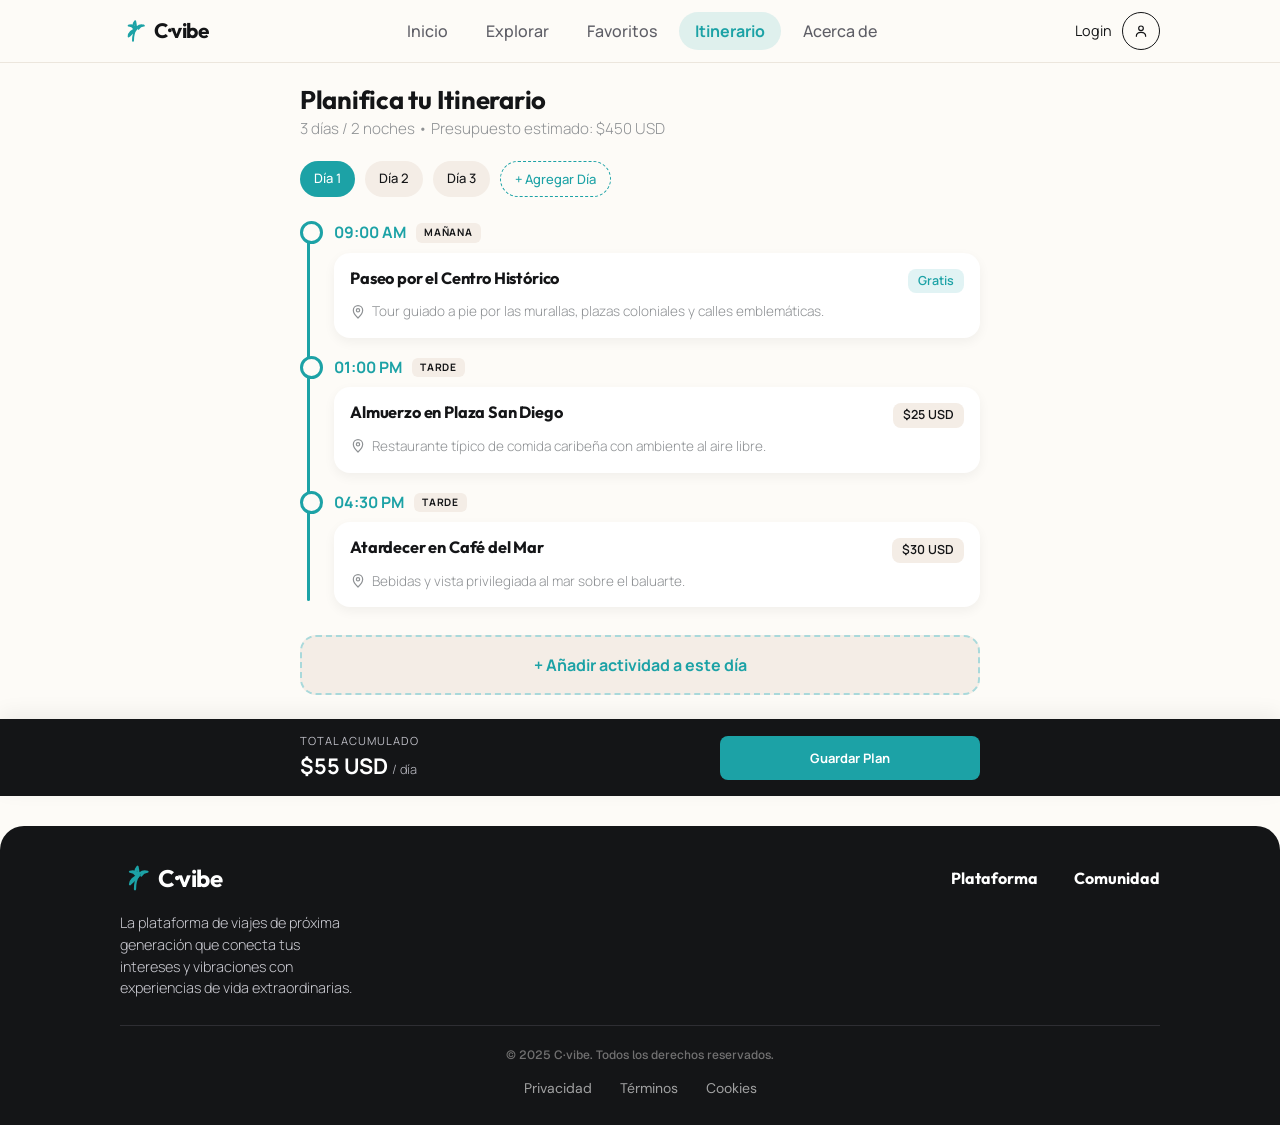
<file: itinerario.html>
<!DOCTYPE html>
<html lang="es">
<head>
<meta charset="UTF-8">
<meta name="viewport" content="width=device-width, initial-scale=1.0">
<meta name="description" content="C·vibe: la plataforma de viajes que conecta tus intereses y vibraciones con experiencias de vida extraordinarias.">
<title>Planifica tu Itinerario · C·vibe</title>
<link rel="preconnect" href="https://fonts.googleapis.com">
<link rel="preconnect" href="https://fonts.gstatic.com" crossorigin>
<link href="https://fonts.googleapis.com/css2?family=Outfit:wght@700;800&family=Manrope:wght@400;500;700&family=DM+Sans:wght@400&family=Geist:wght@500&display=swap" rel="stylesheet">
<link rel="stylesheet" href="style.css">
</head>
<body>
<svg width="0" height="0" style="position:absolute" aria-hidden="true" focusable="false">
<symbol id="i-home" viewBox="0 0 24 24"><path d="M3 11l9-8 9 8M5 10v10h5v-6h4v6h5V10"/></symbol>
<symbol id="i-compass" viewBox="0 0 24 24"><circle cx="12" cy="12" r="9"/><path d="M15.5 8.5l-2 5-5 2 2-5z"/></symbol>
<symbol id="i-heart" viewBox="0 0 24 24"><path d="M12 20s-7-4.4-7-10a4 4 0 0 1 7-2.5A4 4 0 0 1 19 10c0 5.6-7 10-7 10z"/></symbol>
<symbol id="i-calendar" viewBox="0 0 24 24"><rect x="3.5" y="5" width="17" height="15" rx="3"/><path d="M8 3v4M16 3v4M3.5 10h17"/></symbol>
<symbol id="i-info" viewBox="0 0 24 24"><circle cx="12" cy="12" r="9"/><path d="M12 11v5M12 8h.01"/></symbol>
<symbol id="i-search" viewBox="0 0 24 24"><circle cx="11" cy="11" r="7"/><path d="M20 20l-3.5-3.5"/></symbol>
<symbol id="i-user" viewBox="0 0 24 24"><circle cx="12" cy="8" r="3.5"/><path d="M5 20c0-3.5 3-6 7-6s7 2.5 7 6"/></symbol>
<symbol id="i-mail" viewBox="0 0 24 24"><rect x="3" y="5" width="18" height="14" rx="2"/><path d="M3 7l9 6 9-6"/></symbol>
<symbol id="i-lock" viewBox="0 0 24 24"><rect x="5" y="11" width="14" height="9" rx="2"/><path d="M8 11V8a4 4 0 0 1 8 0v3"/></symbol>
<symbol id="i-eye" viewBox="0 0 24 24"><path d="M2 12s4-7 10-7 10 7 10 7-4 7-10 7S2 12 2 12z"/><circle cx="12" cy="12" r="3"/></symbol>
<symbol id="i-xcircle" viewBox="0 0 24 24"><circle cx="12" cy="12" r="9"/><path d="M9 9l6 6M15 9l-6 6"/></symbol>
<symbol id="i-back" viewBox="0 0 24 24"><path d="M19 12H5M11 6l-6 6 6 6"/></symbol>
<symbol id="i-share" viewBox="0 0 24 24"><circle cx="18" cy="5" r="2.5"/><circle cx="6" cy="12" r="2.5"/><circle cx="18" cy="19" r="2.5"/><path d="M8.2 13.2l7.6 4.5M15.8 6.3l-7.6 4.5"/></symbol>
<symbol id="i-pin" viewBox="0 0 24 24"><path d="M12 21s7-6.2 7-11.5a7 7 0 0 0-14 0C5 14.8 12 21 12 21z"/><circle cx="12" cy="9.5" r="2.5"/></symbol>
<symbol id="i-cloud" viewBox="0 0 24 24"><path d="M7 18a4 4 0 0 1-.5-8A6 6 0 0 1 18 11a3.5 3.5 0 0 1-.5 7H7z"/></symbol>
<symbol id="i-sun" viewBox="0 0 24 24"><circle cx="12" cy="12" r="4"/><path d="M12 2v2M12 20v2M2 12h2M20 12h2M4.9 4.9l1.4 1.4M17.7 17.7l1.4 1.4M4.9 19.1l1.4-1.4M17.7 6.3l1.4-1.4"/></symbol>
<symbol id="i-users" viewBox="0 0 24 24"><path d="M16 20v-1a4 4 0 0 0-4-4H7a4 4 0 0 0-4 4v1"/><circle cx="9.5" cy="8" r="3.5"/><path d="M17 4.5a3.5 3.5 0 0 1 0 7M21 20v-1a4 4 0 0 0-3-3.8"/></symbol>
<symbol id="i-grid" viewBox="0 0 24 24"><path d="M4 4h6v6H4zM14 4h6v6h-6zM4 14h6v6H4zM14 14h6v6h-6z"/></symbol>
<symbol id="i-palm" viewBox="0 0 24 24"><path d="M12 21c0-5 .5-8 3-11"/><path d="M15 10c-1-3-4-4-7-3 2 .2 4 1.2 5 3M15 10c1-3 4-4 7-3-2 .2-4 1.2-5 3M15 10c-3-1-3-5-1-7 .5 2 .8 4.5 1 7M15 10c-4 1-7 4-7 7 2-2 4-3.5 7-7"/></symbol>
</svg>

<header class="site-header">
    <div class="wrap header-inner">
        <a href="index.html" class="logo" aria-label="C·vibe, ir al inicio"><svg class="ico"><use href="#i-palm"/></svg>C·vibe</a>
        <nav class="desktop-nav" aria-label="Navegación principal">
            <ul>
                    <li><a href="index.html">Inicio</a></li>
                    <li><a href="explorar.html">Explorar</a></li>
                    <li><a href="favoritos.html">Favoritos</a></li>
                    <li><a href="itinerario.html" class="active">Itinerario</a></li>
                    <li><a href="acerca.html">Acerca de</a></li>
            </ul>
        </nav>
        <a href="login.html" class="login-link">Login<span class="avatar-btn"><svg class="ico ico-sm"><use href="#i-user"/></svg></span></a>
    </div>
</header>

<main class="itin">
    <div class="wrap itin-wrap">
        <div class="page-title">
            <h1>Planifica tu Itinerario</h1>
            <p>3 días / 2 noches • Presupuesto estimado: $450 USD</p>
        </div>
        <div class="day-tabs">
            <input type="radio" name="dia" id="dia1" checked><label class="chip" for="dia1">Día 1</label>
            <input type="radio" name="dia" id="dia2"><label class="chip" for="dia2">Día 2</label>
            <input type="radio" name="dia" id="dia3"><label class="chip" for="dia3">Día 3</label>
            <button class="chip dashed" type="button">+ Agregar Día</button>
        </div>
        <div class="day-panel" id="panel1">
            <ol class="timeline">
                <li class="t-item">
                    <div class="t-time"><b>09:00 AM</b><span>Mañana</span></div>
                    <div class="t-card">
                        <div class="t-card-head"><h3>Paseo por el Centro Histórico</h3><span class="badge free">Gratis</span></div>
                        <p><svg class="ico ico-sm"><use href="#i-pin"/></svg><span>Tour guiado a pie por las murallas, plazas coloniales y calles emblemáticas.</span></p>
                    </div>
                </li>
                <li class="t-item">
                    <div class="t-time"><b>01:00 PM</b><span>Tarde</span></div>
                    <div class="t-card">
                        <div class="t-card-head"><h3>Almuerzo en Plaza San Diego</h3><span class="badge">$25 USD</span></div>
                        <p><svg class="ico ico-sm"><use href="#i-pin"/></svg><span>Restaurante típico de comida caribeña con ambiente al aire libre.</span></p>
                    </div>
                </li>
                <li class="t-item">
                    <div class="t-time"><b>04:30 PM</b><span>Tarde</span></div>
                    <div class="t-card">
                        <div class="t-card-head"><h3>Atardecer en Café del Mar</h3><span class="badge">$30 USD</span></div>
                        <p><svg class="ico ico-sm"><use href="#i-pin"/></svg><span>Bebidas y vista privilegiada al mar sobre el baluarte.</span></p>
                    </div>
                </li>
            </ol>
            <a class="add-activity" href="explorar.html">+ Añadir actividad a este día</a>
        </div>
        <div class="day-panel" id="panel2">
            <ol class="timeline">
                <li class="t-item">
                    <div class="t-time"><b>08:30 AM</b><span>Mañana</span></div>
                    <div class="t-card">
                        <div class="t-card-head"><h3>Tour a las Islas del Rosario</h3><span class="badge">$45 USD</span></div>
                        <p><svg class="ico ico-sm"><use href="#i-pin"/></svg><span>Paseo en lancha y snorkel en aguas cristalinas.</span></p>
                    </div>
                </li>
                <li class="t-item">
                    <div class="t-time"><b>01:00 PM</b><span>Tarde</span></div>
                    <div class="t-card">
                        <div class="t-card-head"><h3>Almuerzo frente al mar</h3><span class="badge">$20 USD</span></div>
                        <p><svg class="ico ico-sm"><use href="#i-pin"/></svg><span>Pescado fresco y patacones con los pies en la arena.</span></p>
                    </div>
                </li>
                <li class="t-item">
                    <div class="t-time"><b>05:00 PM</b><span>Tarde</span></div>
                    <div class="t-card">
                        <div class="t-card-head"><h3>Tiempo libre en Playa Blanca</h3><span class="badge free">Gratis</span></div>
                        <p><svg class="ico ico-sm"><use href="#i-pin"/></svg><span>Descanso, baño y atardecer en la playa.</span></p>
                    </div>
                </li>
            </ol>
            <a class="add-activity" href="explorar.html">+ Añadir actividad a este día</a>
        </div>
        <div class="day-panel" id="panel3">
            <ol class="timeline">
                <li class="t-item">
                    <div class="t-time"><b>09:30 AM</b><span>Mañana</span></div>
                    <div class="t-card">
                        <div class="t-card-head"><h3>Recorrido por Getsemaní</h3><span class="badge free">Gratis</span></div>
                        <p><svg class="ico ico-sm"><use href="#i-pin"/></svg><span>Arte urbano, murales y plazas llenas de vida.</span></p>
                    </div>
                </li>
                <li class="t-item">
                    <div class="t-time"><b>12:30 PM</b><span>Tarde</span></div>
                    <div class="t-card">
                        <div class="t-card-head"><h3>Visita al Castillo San Felipe</h3><span class="badge">$15 USD</span></div>
                        <p><svg class="ico ico-sm"><use href="#i-pin"/></svg><span>Fortaleza colonial con túneles y vista de la ciudad.</span></p>
                    </div>
                </li>
                <li class="t-item">
                    <div class="t-time"><b>07:30 PM</b><span>Noche</span></div>
                    <div class="t-card">
                        <div class="t-card-head"><h3>Cena en Getsemaní</h3><span class="badge">$35 USD</span></div>
                        <p><svg class="ico ico-sm"><use href="#i-pin"/></svg><span>Gastronomía local en un restaurante con música en vivo.</span></p>
                    </div>
                </li>
            </ol>
            <a class="add-activity" href="explorar.html">+ Añadir actividad a este día</a>
        </div>
    </div>

    <div class="action-bar dark">
        <div class="wrap itin-wrap" style="display:flex;align-items:center;justify-content:space-between;gap:16px;padding-top:14px;padding-bottom:14px">
            <div>
                <small>Total acumulado</small>
                <strong class="total t1">$55 USD <span>/ día</span></strong>
                <strong class="total t2">$65 USD <span>/ día</span></strong>
                <strong class="total t3">$50 USD <span>/ día</span></strong>
            </div>
            <button class="btn" type="button">Guardar Plan</button>
        </div>
    </div>
</main>

<footer class="site-footer">
    <div class="wrap">
        <div class="footer-top">
            <div>
                <a href="index.html" class="logo"><svg class="ico"><use href="#i-palm"/></svg>C·vibe</a>
                <p class="about">La plataforma de viajes de próxima generación que conecta tus intereses y vibraciones con experiencias de vida extraordinarias.</p>
            </div>
            <div class="footer-links">
                <a href="explorar.html">Plataforma</a>
                <a href="acerca.html">Comunidad</a>
            </div>
        </div>
        <p class="copyright">&copy; 2025 C·vibe. Todos los derechos reservados.</p>
        <div class="legal">
            <a href="#">Privacidad</a>
            <a href="#">Términos</a>
            <a href="#">Cookies</a>
        </div>
    </div>
</footer>

<nav class="bottom-nav" aria-label="Navegación inferior">
    <a href="index.html"><svg class="ico"><use href="#i-home"/></svg><span>Inicio</span></a>
    <a href="explorar.html"><svg class="ico"><use href="#i-compass"/></svg><span>Explorar</span></a>
    <a href="favoritos.html"><svg class="ico"><use href="#i-heart"/></svg><span>Favoritos</span></a>
    <a href="itinerario.html" class="active"><svg class="ico"><use href="#i-calendar"/></svg><span>Itinerario</span></a>
    <a href="acerca.html"><svg class="ico"><use href="#i-info"/></svg><span>Acerca de</span></a>
</nav>

</body>
</html>
</file>
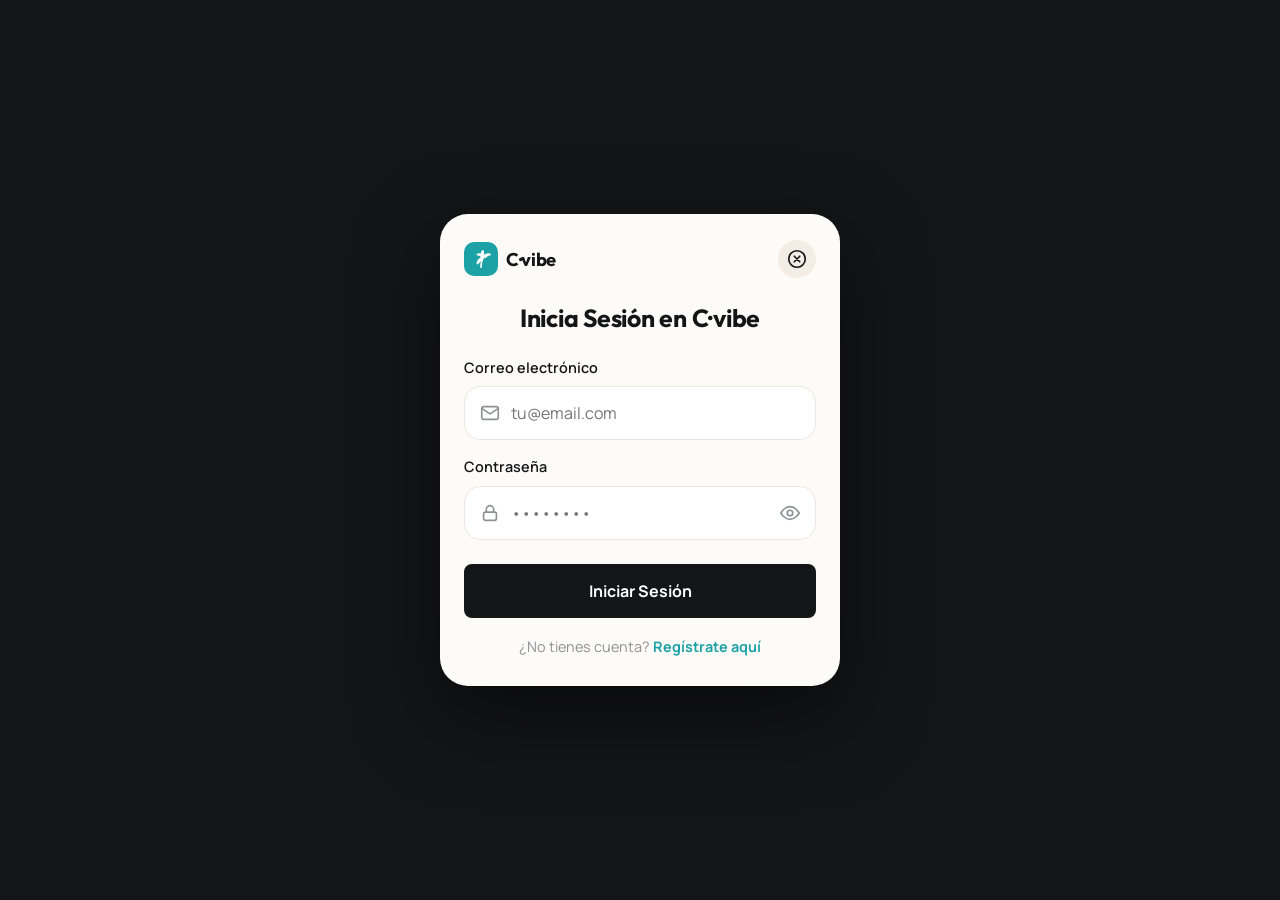
<file: login.html>
<!DOCTYPE html>
<html lang="es">
<head>
<meta charset="UTF-8">
<meta name="viewport" content="width=device-width, initial-scale=1.0">
<meta name="description" content="C·vibe: la plataforma de viajes que conecta tus intereses y vibraciones con experiencias de vida extraordinarias.">
<title>Iniciar sesión · C·vibe</title>
<link rel="preconnect" href="https://fonts.googleapis.com">
<link rel="preconnect" href="https://fonts.gstatic.com" crossorigin>
<link href="https://fonts.googleapis.com/css2?family=Outfit:wght@700;800&family=Manrope:wght@400;500;700&family=DM+Sans:wght@400&family=Geist:wght@500&display=swap" rel="stylesheet">
<link rel="stylesheet" href="style.css">
</head>
<body class="login-page">
<svg width="0" height="0" style="position:absolute" aria-hidden="true" focusable="false">
<symbol id="i-home" viewBox="0 0 24 24"><path d="M3 11l9-8 9 8M5 10v10h5v-6h4v6h5V10"/></symbol>
<symbol id="i-compass" viewBox="0 0 24 24"><circle cx="12" cy="12" r="9"/><path d="M15.5 8.5l-2 5-5 2 2-5z"/></symbol>
<symbol id="i-heart" viewBox="0 0 24 24"><path d="M12 20s-7-4.4-7-10a4 4 0 0 1 7-2.5A4 4 0 0 1 19 10c0 5.6-7 10-7 10z"/></symbol>
<symbol id="i-calendar" viewBox="0 0 24 24"><rect x="3.5" y="5" width="17" height="15" rx="3"/><path d="M8 3v4M16 3v4M3.5 10h17"/></symbol>
<symbol id="i-info" viewBox="0 0 24 24"><circle cx="12" cy="12" r="9"/><path d="M12 11v5M12 8h.01"/></symbol>
<symbol id="i-search" viewBox="0 0 24 24"><circle cx="11" cy="11" r="7"/><path d="M20 20l-3.5-3.5"/></symbol>
<symbol id="i-user" viewBox="0 0 24 24"><circle cx="12" cy="8" r="3.5"/><path d="M5 20c0-3.5 3-6 7-6s7 2.5 7 6"/></symbol>
<symbol id="i-mail" viewBox="0 0 24 24"><rect x="3" y="5" width="18" height="14" rx="2"/><path d="M3 7l9 6 9-6"/></symbol>
<symbol id="i-lock" viewBox="0 0 24 24"><rect x="5" y="11" width="14" height="9" rx="2"/><path d="M8 11V8a4 4 0 0 1 8 0v3"/></symbol>
<symbol id="i-eye" viewBox="0 0 24 24"><path d="M2 12s4-7 10-7 10 7 10 7-4 7-10 7S2 12 2 12z"/><circle cx="12" cy="12" r="3"/></symbol>
<symbol id="i-xcircle" viewBox="0 0 24 24"><circle cx="12" cy="12" r="9"/><path d="M9 9l6 6M15 9l-6 6"/></symbol>
<symbol id="i-back" viewBox="0 0 24 24"><path d="M19 12H5M11 6l-6 6 6 6"/></symbol>
<symbol id="i-share" viewBox="0 0 24 24"><circle cx="18" cy="5" r="2.5"/><circle cx="6" cy="12" r="2.5"/><circle cx="18" cy="19" r="2.5"/><path d="M8.2 13.2l7.6 4.5M15.8 6.3l-7.6 4.5"/></symbol>
<symbol id="i-pin" viewBox="0 0 24 24"><path d="M12 21s7-6.2 7-11.5a7 7 0 0 0-14 0C5 14.8 12 21 12 21z"/><circle cx="12" cy="9.5" r="2.5"/></symbol>
<symbol id="i-cloud" viewBox="0 0 24 24"><path d="M7 18a4 4 0 0 1-.5-8A6 6 0 0 1 18 11a3.5 3.5 0 0 1-.5 7H7z"/></symbol>
<symbol id="i-sun" viewBox="0 0 24 24"><circle cx="12" cy="12" r="4"/><path d="M12 2v2M12 20v2M2 12h2M20 12h2M4.9 4.9l1.4 1.4M17.7 17.7l1.4 1.4M4.9 19.1l1.4-1.4M17.7 6.3l1.4-1.4"/></symbol>
<symbol id="i-users" viewBox="0 0 24 24"><path d="M16 20v-1a4 4 0 0 0-4-4H7a4 4 0 0 0-4 4v1"/><circle cx="9.5" cy="8" r="3.5"/><path d="M17 4.5a3.5 3.5 0 0 1 0 7M21 20v-1a4 4 0 0 0-3-3.8"/></symbol>
<symbol id="i-grid" viewBox="0 0 24 24"><path d="M4 4h6v6H4zM14 4h6v6h-6zM4 14h6v6H4zM14 14h6v6h-6z"/></symbol>
<symbol id="i-palm" viewBox="0 0 24 24"><path d="M12 21c0-5 .5-8 3-11"/><path d="M15 10c-1-3-4-4-7-3 2 .2 4 1.2 5 3M15 10c1-3 4-4 7-3-2 .2-4 1.2-5 3M15 10c-3-1-3-5-1-7 .5 2 .8 4.5 1 7M15 10c-4 1-7 4-7 7 2-2 4-3.5 7-7"/></symbol>
</svg>

<main class="login-card">
    <div class="login-top">
        <a href="index.html" class="logo"><span class="logo-square"><svg class="ico"><use href="#i-palm"/></svg></span>C·vibe</a>
        <a href="index.html" class="close-btn" aria-label="Cerrar"><svg class="ico"><use href="#i-xcircle"/></svg></a>
    </div>
    <h1>Inicia Sesión en C·vibe</h1>
    <form action="#" method="post">
        <div class="field">
            <label for="correo">Correo electrónico</label>
            <div class="input-wrap"><svg class="ico"><use href="#i-mail"/></svg><input type="email" id="correo" name="correo" placeholder="tu@email.com" required autocomplete="email"></div>
        </div>
        <div class="field">
            <label for="clave">Contraseña</label>
            <div class="input-wrap"><svg class="ico"><use href="#i-lock"/></svg><input type="password" id="clave" name="clave" placeholder="••••••••" required minlength="6" autocomplete="current-password"><svg class="ico"><use href="#i-eye"/></svg></div>
        </div>
        <button type="submit" class="btn dark">Iniciar Sesión</button>
    </form>
    <p class="login-foot">¿No tienes cuenta? <a href="#">Regístrate aquí</a></p>
</main>
</body>
</html>
</file>
<file: style.css>
:root {
    --teal: #1CA2A6;
    --teal-dark: #168487;
    --teal-soft: rgba(28, 162, 166, 0.13);
    --dark: #141517;
    --dark-2: #2A2A2F;
    --cream: #FDFBF7;
    --beige: #F4EDE6;
    --white: #FFFFFF;
    --ink: #141517;
    --gray: #8E9194;
    --gray-dark: #5E5E66;
    --line: #ECE6DD;
    --star: #F5A524;
    --heart: #F2554D;
    --radius-xl: 28px;
    --radius-lg: 22px;
    --radius-md: 16px;
    --shadow: 0 4px 12px rgba(20, 21, 23, 0.05);
    --font: 'Manrope', -apple-system, 'Segoe UI', sans-serif;
    --font-head: 'Outfit', -apple-system, 'Segoe UI', sans-serif;
    --nav-h: 68px;
}

* { box-sizing: border-box; margin: 0; padding: 0; }
html { scroll-behavior: smooth; }

body {
    font-family: var(--font);
    background: var(--cream);
    color: var(--ink);
    line-height: 1.5;
    padding-bottom: var(--nav-h);
    -webkit-font-smoothing: antialiased;
}

img { max-width: 100%; display: block; }
a { color: inherit; text-decoration: none; }
ul, ol { list-style: none; }
button, input, select, textarea { font-family: inherit; font-size: 1rem; }
button { cursor: pointer; border: none; background: none; }

.wrap { width: 100%; max-width: 1080px; margin: 0 auto; padding: 0 20px; }

h1, h2, h3 { font-weight: 700; letter-spacing: -0.01em; line-height: 1.15; font-family: var(--font-head); }

.ico { width: 22px; height: 22px; fill: none; stroke: currentColor; stroke-width: 1.8; stroke-linecap: round; stroke-linejoin: round; flex-shrink: 0; }
.ico-sm { width: 16px; height: 16px; }

.site-header {
    position: sticky;
    top: 0;
    z-index: 40;
    background: var(--cream);
    border-bottom: 1px solid var(--line);
}
.header-inner { display: flex; align-items: center; justify-content: space-between; height: 62px; gap: 24px; }

.logo { display: inline-flex; align-items: center; gap: 8px; font-weight: 700; font-size: 1.3rem; letter-spacing: -0.02em; font-family: var(--font-head); }
.logo svg { width: 26px; height: 26px; color: var(--teal); }

.desktop-nav { display: none; }
.desktop-nav ul { display: flex; gap: 6px; }
.desktop-nav a { padding: 8px 16px; border-radius: 999px; font-weight: 500; color: var(--gray-dark); transition: background 0.15s ease, color 0.15s ease; }
.desktop-nav a:hover { background: var(--beige); }
.desktop-nav a.active { color: var(--teal); font-weight: 700; background: var(--teal-soft); }

.login-link { display: inline-flex; align-items: center; gap: 10px; font-size: 0.9rem; font-weight: 400; color: var(--ink); }
.avatar-btn {
    width: 38px;
    height: 38px;
    border: 1.5px solid var(--ink);
    border-radius: 50%;
    display: flex;
    align-items: center;
    justify-content: center;
    transition: background 0.15s ease, color 0.15s ease;
}
.login-link:hover .avatar-btn { background: var(--ink); color: var(--cream); }

.bottom-nav {
    position: fixed;
    left: 0;
    right: 0;
    bottom: 0;
    z-index: 50;
    height: var(--nav-h);
    background: var(--white);
    border-top: 1px solid var(--line);
    display: grid;
    grid-template-columns: repeat(5, 1fr);
}
.bottom-nav a {
    display: flex;
    flex-direction: column;
    align-items: center;
    justify-content: center;
    gap: 3px;
    font-size: 0.68rem;
    color: var(--gray);
    transition: color 0.15s ease;
}
.bottom-nav a.active { color: var(--teal); font-weight: 600; }
.bottom-nav a:hover { color: var(--teal); }

.hero {
    background: var(--dark);
    color: var(--white);
    text-align: center;
    padding: 24px 0;
}
.hero .kicker { color: var(--teal); font-size: 0.6875rem; font-weight: 700; letter-spacing: 0; text-transform: uppercase; margin-bottom: 8px; }
.hero h1 { font-size: clamp(1.375rem, 3.6vw, 2.5rem); margin-bottom: 20px; }

.chip-row { position: relative; display: flex; gap: 10px; overflow-x: auto; padding: 2px 0 6px; scrollbar-width: none; }
.chip-row::-webkit-scrollbar { display: none; }
.hero .chip-row { justify-content: flex-start; }

.chip {
    display: inline-flex;
    align-items: center;
    gap: 7px;
    padding: 8px 14px;
    border-radius: 999px;
    background: var(--beige);
    color: var(--ink);
    font-size: 0.8125rem;
    font-weight: 500;
    white-space: nowrap;
    cursor: pointer;
    transition: background 0.15s ease, color 0.15s ease;
    border: none;
}
.chip:hover { background: #EBE1D6; }
.chip.active { background: var(--teal); color: var(--white); font-weight: 700; }
.chip.dark { background: #4A4A4F; color: var(--white); }
.chip .count { background: var(--teal); color: var(--white); border-radius: 50%; width: 20px; height: 20px; font-size: 0.72rem; display: inline-flex; align-items: center; justify-content: center; }

.filters input { position: absolute; opacity: 0; pointer-events: none; }
.filters input:checked + label.chip { background: var(--teal); color: var(--white); }
.filters input:focus-visible + label.chip { outline: 3px solid var(--teal-soft); outline-offset: 2px; }

.search-pill {
    display: flex;
    align-items: center;
    gap: 10px;
    background: var(--white);
    border-radius: 999px;
    padding: 0 6px 0 12px;
    margin-top: 20px;
    color: var(--gray);
    max-width: 640px;
    height: 46px;
}
.search-pill input { flex: 1; border: none; outline: none; background: transparent; color: var(--ink); min-width: 0; font-size: 0.8125rem; }
.search-pill input::placeholder { color: #A5A5AD; }
.search-pill button { background: var(--teal); color: var(--white); font-weight: 700; font-size: 0.75rem; padding: 8px 16px; border-radius: 999px; transition: background 0.15s ease; }
.search-pill button:hover { background: var(--teal-dark); }
.hero .search-pill { margin-left: auto; margin-right: auto; }

section.block { padding: 34px 0 6px; }
.block h2 { font-size: 1.125rem; margin-bottom: 4px; }
.block .sub { color: var(--gray); font-size: 0.8125rem; margin-bottom: 18px; }

.steps { display: grid; gap: 14px; margin-top: 16px; }
.step { background: var(--beige); border-radius: 12px; padding: 16px; }
.step-head { display: flex; align-items: center; gap: 12px; margin-bottom: 8px; }
.step-icon { width: 32px; height: 32px; border-radius: 50%; background: var(--teal-soft); color: var(--teal); display: flex; align-items: center; justify-content: center; }
.step-head .n { color: var(--teal); font-weight: 700; font-family: var(--font-head); font-size: 0.9375rem; }
.step-head h3 { font-size: 1rem; }
.step p { color: var(--ink); font-size: 0.8125rem; font-weight: 400; opacity: 0.8; line-height: 1.4; }

.grid { display: grid; gap: 18px; }

.dest {
    background: var(--white);
    border-radius: 12px;
    box-shadow: var(--shadow);
    overflow: hidden;
    transition: transform 0.2s ease, box-shadow 0.2s ease;
}
.dest:hover { transform: translateY(-3px); box-shadow: 0 14px 34px rgba(20, 21, 23, 0.12); }
.media { position: relative; }
.media img { width: 100%; aspect-ratio: auto; object-fit: cover; height: 140px; }
.tag {
    position: absolute;
    left: 12px;
    bottom: 12px;
    display: inline-flex;
    align-items: center;
    gap: 5px;
    background: rgba(255, 255, 255, 0.9);
    color: var(--teal);
    border: 1px solid var(--teal);
    border-radius: 999px;
    padding: 4px 10px;
    font-size: 0.6875rem;
    font-weight: 700;
}
.tag.top { top: 12px; bottom: auto; }
.tag.glass { background: rgba(20, 21, 23, 0.55); color: var(--white); border-color: transparent; backdrop-filter: blur(4px); }
.rating {
    position: absolute;
    right: 12px;
    top: 12px;
    background: var(--white);
    color: var(--teal);
    border-radius: 999px;
    padding: 4px 8px;
    font-size: 0.6875rem;
    font-weight: 700;
}
.rating.bottom { top: auto; bottom: 12px; }
.dest-body { padding: 16px; }
.dest-title { display: flex; justify-content: space-between; align-items: flex-start; gap: 10px; }
.dest-title h3 { font-size: 1.125rem; }
.dest-title .where { color: var(--gray); font-size: 0.8125rem; font-weight: 300; }
.price-box { text-align: right; }
.price-box small { display: block; color: var(--gray); font-size: 0.6875rem; letter-spacing: 0; text-transform: uppercase; }
.price-box strong { color: var(--teal); font-size: 1rem; font-family: var(--font-head); font-weight: 800; }

.btn {
    display: inline-flex;
    align-items: center;
    justify-content: center;
    gap: 8px;
    padding: 11px 20px;
    border-radius: 8px;
    background: var(--teal);
    color: var(--white);
    font-weight: 700;
    font-size: 0.8125rem;
    transition: background 0.15s ease, transform 0.15s ease;
}
.btn:hover { background: var(--teal-dark); }
.btn:active { transform: scale(0.98); }
.btn.block-btn { display: flex; width: 100%; margin-top: 12px; height: 38px; padding: 0; }
.btn.outline { background: transparent; color: var(--teal); border: 1.5px solid var(--teal); }
.btn.outline:hover { background: var(--teal-soft); }
.btn.dark { background: var(--dark); }
.btn.dark:hover { background: #000; }

.page-title { padding: 22px 0 6px; }
.page-title h1 { font-size: 1.6rem; margin-bottom: 4px; }
.page-title p { color: var(--gray); font-size: 0.95rem; font-weight: 300; }
.page-title.row { display: flex; align-items: center; justify-content: space-between; }

.search-soft {
    display: flex;
    align-items: center;
    gap: 10px;
    background: var(--beige);
    border-radius: var(--radius-md);
    padding: 14px 16px;
    margin: 14px 0 16px;
    color: var(--ink);
}
.search-soft input { flex: 1; border: none; outline: none; background: transparent; min-width: 0; color: var(--ink); }
.search-soft input::placeholder { color: var(--gray); }

.list-top { display: flex; flex-direction: column; gap: 14px; padding-bottom: 24px; }
.divider { border: none; border-top: 1px solid var(--line); margin: 12px 0 14px; }
.card-foot { display: flex; align-items: flex-end; justify-content: space-between; gap: 12px; }
.card-foot .label { color: var(--gray); font-size: 0.78rem; font-weight: 300; }
.card-foot .amount { color: var(--teal); font-weight: 800; font-size: 1.08rem; font-family: var(--font-head); }
.card-foot .amount.ink { color: var(--ink); }

.filterable:has(#f-playa:checked) .dest:not([data-cat~="playa"]),
.filterable:has(#f-cultura:checked) .dest:not([data-cat~="cultura"]),
.filterable:has(#f-aventura:checked) .dest:not([data-cat~="aventura"]),
.filterable:has(#f-naturaleza:checked) .dest:not([data-cat~="naturaleza"]) { display: none; }

.fav-toggle { position: absolute; right: 12px; top: 12px; }
.fav-toggle input { position: absolute; opacity: 0; pointer-events: none; }
.fav-toggle label {
    width: 38px;
    height: 38px;
    border-radius: 50%;
    background: var(--white);
    color: var(--heart);
    display: flex;
    align-items: center;
    justify-content: center;
    cursor: pointer;
    box-shadow: 0 2px 8px rgba(0, 0, 0, 0.12);
    transition: transform 0.15s ease;
}
.fav-toggle label:hover { transform: scale(1.08); }
.fav-toggle input:checked + label svg { fill: var(--heart); }
.fav-toggle input:focus-visible + label { outline: 3px solid var(--teal-soft); }
.fav-toggle.glass label { background: rgba(20, 21, 23, 0.5); color: var(--white); backdrop-filter: blur(4px); }
.fav-toggle.glass input:checked + label { color: var(--heart); }

.inspire { background: var(--beige); border-radius: var(--radius-lg); padding: 26px 20px; text-align: center; margin-bottom: 28px; }
.inspire h3 { font-size: 1.1rem; margin-bottom: 6px; }
.inspire p { color: var(--gray-dark); font-size: 0.92rem; font-weight: 300; margin-bottom: 16px; }

.detail-hero { position: relative; }
.detail-hero img { width: 100%; aspect-ratio: 16 / 12; object-fit: cover; border-radius: 0 0 var(--radius-xl) var(--radius-xl); }
.round-btn {
    position: absolute;
    top: 14px;
    width: 40px;
    height: 40px;
    border-radius: 50%;
    background: rgba(20, 21, 23, 0.5);
    color: var(--white);
    display: flex;
    align-items: center;
    justify-content: center;
    backdrop-filter: blur(4px);
    transition: background 0.15s ease;
}
.round-btn:hover { background: rgba(20, 21, 23, 0.75); }
.round-btn.left { left: 14px; }
.round-btn.share { right: 14px; }
.detail-hero .fav-toggle { right: 62px; top: 14px; }
.detail-hero .fav-toggle label { width: 40px; height: 40px; }
.detail-hero .tag { left: 16px; bottom: 16px; }
.detail-hero .rating { right: 16px; bottom: 16px; top: auto; font-size: 0.85rem; padding: 6px 14px; }

.detail-layout { max-width: 1080px; margin: 0 auto; }
.detail-info { padding: 22px 20px 6px; }
.detail-info h1 { font-size: 1.7rem; margin-bottom: 4px; }
.where-line { display: flex; align-items: center; gap: 6px; color: var(--gray); font-size: 0.92rem; margin-bottom: 14px; }
.detail-info p.desc { font-weight: 300; color: #3A3A40; margin-bottom: 20px; }

.weather { background: var(--beige); border-radius: var(--radius-lg); padding: 20px; margin-bottom: 26px; }
.weather h3 { font-size: 1rem; margin-bottom: 12px; }
.weather-main { display: flex; align-items: center; justify-content: space-between; gap: 12px; }
.temp { display: flex; align-items: center; gap: 12px; font-size: 2.3rem; font-weight: 700; }
.temp span { font-size: 0.95rem; font-weight: 500; }
.temp .sun { font-size: 2rem; }
.weather-side { text-align: right; color: var(--gray); font-size: 0.82rem; font-weight: 300; }
.weather-data { display: grid; grid-template-columns: 1fr 1fr; gap: 12px; margin-top: 14px; padding-top: 14px; border-top: 1px solid #E5DACD; }
.weather-data small { display: block; color: var(--gray); font-size: 0.68rem; letter-spacing: 0.08em; text-transform: uppercase; }
.weather-data strong { font-size: 0.95rem; }

.activities h2 { font-size: 1.2rem; margin-bottom: 14px; }
.act-row { display: flex; gap: 14px; overflow-x: auto; padding-bottom: 14px; scroll-snap-type: x mandatory; scrollbar-width: thin; }
.act { flex: 0 0 150px; scroll-snap-align: start; background: var(--white); border-radius: var(--radius-md); box-shadow: var(--shadow); overflow: hidden; }
.act img { width: 100%; aspect-ratio: 4 / 3; object-fit: cover; }
.act div { padding: 10px 12px 12px; }
.act strong { display: block; font-size: 0.88rem; }
.act span { color: var(--teal); font-weight: 700; font-size: 0.85rem; }

.action-bar {
    position: sticky;
    bottom: var(--nav-h);
    z-index: 30;
    background: var(--white);
    border-top: 1px solid var(--line);
    box-shadow: 0 -6px 20px rgba(20, 21, 23, 0.06);
    margin-top: 24px;
}
.action-bar .wrap { display: flex; align-items: center; justify-content: space-between; gap: 16px; padding-top: 12px; padding-bottom: 12px; }
.action-bar small { color: var(--gray); font-size: 0.78rem; display: block; }
.action-bar strong { font-size: 1.35rem; }
.action-bar strong span { font-size: 0.8rem; color: var(--gray); font-weight: 300; }
.action-bar .btn { flex: 1; max-width: 260px; white-space: nowrap; padding: 13px 12px; }

.action-bar.dark { background: var(--dark); color: var(--white); border-top: none; }
.action-bar.dark small { color: #BDBDC5; letter-spacing: 0.08em; text-transform: uppercase; font-size: 0.7rem; }
.action-bar.dark strong span { color: #BDBDC5; }

.day-tabs input { position: absolute; opacity: 0; pointer-events: none; }
.day-tabs { position: relative; display: flex; gap: 10px; overflow-x: auto; padding: 14px 0 8px; scrollbar-width: none; }
.day-tabs::-webkit-scrollbar { display: none; }
.day-tabs input:checked + label.chip { background: var(--teal); color: var(--white); }
.chip.dashed { background: transparent; color: var(--teal); border: 1.5px dashed var(--teal); }

.itin:has(#dia1:checked) .day-panel:not(#panel1),
.itin:has(#dia2:checked) .day-panel:not(#panel2),
.itin:has(#dia3:checked) .day-panel:not(#panel3) { display: none; }
.itin:has(#dia1:checked) .total:not(.t1),
.itin:has(#dia2:checked) .total:not(.t2),
.itin:has(#dia3:checked) .total:not(.t3) { display: none; }

.timeline { position: relative; padding: 16px 0 6px 34px; }
.timeline::before { content: ""; position: absolute; left: 7px; top: 22px; bottom: 30px; width: 3px; background: var(--teal); border-radius: 2px; }
.t-item { position: relative; margin-bottom: 18px; }
.t-item::before {
    content: "";
    position: absolute;
    left: -34px;
    top: 0;
    width: 17px;
    height: 17px;
    border-radius: 50%;
    background: var(--cream);
    border: 3px solid var(--teal);
}
.t-time { display: flex; align-items: center; gap: 10px; margin-bottom: 8px; }
.t-time b { color: var(--teal); font-size: 0.98rem; }
.t-time span { background: var(--beige); border-radius: 6px; padding: 2px 8px; font-size: 0.64rem; font-weight: 700; letter-spacing: 0.08em; text-transform: uppercase; }
.t-card { background: var(--white); border-radius: var(--radius-md); box-shadow: var(--shadow); padding: 16px; }
.t-card-head { display: flex; align-items: flex-start; justify-content: space-between; gap: 10px; }
.t-card h3 { font-size: 1.02rem; }
.badge { border-radius: 8px; padding: 3px 10px; font-size: 0.78rem; font-weight: 600; background: var(--beige); color: var(--ink); white-space: nowrap; }
.badge.free { background: var(--teal-soft); color: var(--teal); }
.t-card p { display: flex; align-items: center; gap: 6px; color: var(--gray); font-size: 0.85rem; font-weight: 300; margin-top: 8px; }
.t-card p span { overflow: hidden; text-overflow: ellipsis; white-space: nowrap; }
.add-activity {
    display: block;
    text-align: center;
    border: 2px dashed #A9D9DB;
    background: var(--beige);
    color: var(--teal);
    font-weight: 700;
    padding: 16px;
    border-radius: var(--radius-md);
    margin: 4px 0 8px;
    transition: background 0.15s ease;
}
.add-activity:hover { background: var(--teal-soft); }

.about-brand { padding: 26px 0 6px; }
.about-brand .logotype { color: var(--teal); font-size: 2rem; font-weight: 700; letter-spacing: -0.02em; margin-bottom: 14px; }
.about-brand h2 { font-size: 1.75rem; margin-bottom: 14px; }
.about-brand p { color: var(--gray-dark); font-weight: 300; }
.philosophy { padding: 26px 0 30px; }
.philosophy h3 { font-size: 1.05rem; margin-bottom: 14px; }
.phil-grid { display: grid; gap: 14px; }
.phil { display: flex; gap: 14px; background: var(--beige); border-radius: var(--radius-md); padding: 18px; }
.phil-icon { width: 44px; height: 44px; border-radius: 50%; background: var(--white); color: var(--teal); display: flex; align-items: center; justify-content: center; flex-shrink: 0; }
.phil h4 { font-size: 1rem; margin-bottom: 4px; }
.phil p { color: var(--gray-dark); font-size: 0.9rem; font-weight: 300; }

.site-footer { background: var(--dark); color: var(--white); border-radius: 24px 24px 0 0; margin-top: 30px; padding: 34px 0 26px; }
.footer-top { display: flex; justify-content: space-between; gap: 24px; padding-bottom: 26px; border-bottom: 1px solid #2E2E33; }
.site-footer .logo { color: var(--white); margin-bottom: 16px; font-size: 1.5rem; }
.site-footer .logo svg { width: 30px; height: 30px; }
.site-footer p.about { color: #C9C9D0; font-size: 0.9rem; font-weight: 300; max-width: 26ch; }
.footer-links { display: flex; flex-direction: column; gap: 22px; text-align: right; padding-top: 6px; }
.footer-links a { font-weight: 700; transition: color 0.15s ease; font-family: var(--font-head); font-size: 1rem; }
.footer-links a:hover { color: var(--teal); }
.copyright { text-align: center; color: rgba(253, 251, 247, 0.4); font-size: 0.75rem; padding: 20px 0 14px; font-family: 'Geist', var(--font); font-weight: 500; }
.legal { display: flex; justify-content: center; gap: 28px; color: rgba(255, 255, 255, 0.6); font-size: 0.875rem; font-weight: 400; font-family: 'DM Sans', var(--font); }
.legal a:hover { color: var(--teal); }

.login-page { background: var(--dark); min-height: 100vh; padding: 0; display: flex; align-items: center; justify-content: center; }
.login-card { width: min(92vw, 400px); background: var(--cream); border-radius: var(--radius-xl); padding: 26px 24px 28px; box-shadow: 0 30px 80px rgba(0, 0, 0, 0.5); }
.login-top { display: flex; align-items: center; justify-content: space-between; margin-bottom: 26px; }
.login-top .logo { font-size: 1.15rem; }
.logo-square { width: 34px; height: 34px; border-radius: 10px; background: var(--teal); color: var(--white); display: flex; align-items: center; justify-content: center; }
.logo-square svg { width: 22px; height: 22px; color: var(--white); }
.close-btn { width: 38px; height: 38px; border-radius: 50%; background: var(--beige); display: flex; align-items: center; justify-content: center; transition: background 0.15s ease; }
.close-btn:hover { background: #EBE1D6; }
.login-card h1 { text-align: center; font-size: 1.55rem; margin-bottom: 24px; }
.field { margin-bottom: 16px; }
.field label { display: block; font-weight: 600; font-size: 0.9rem; margin-bottom: 8px; }
.input-wrap { display: flex; align-items: center; gap: 10px; background: var(--white); border: 1.5px solid var(--line); border-radius: var(--radius-md); padding: 0 14px; color: var(--gray); transition: border-color 0.15s ease, box-shadow 0.15s ease; }
.input-wrap:focus-within { border-color: var(--teal); box-shadow: 0 0 0 4px var(--teal-soft); }
.input-wrap input { flex: 1; border: none; outline: none; padding: 15px 0; background: transparent; color: var(--ink); min-width: 0; }
.login-card .btn { width: 100%; padding: 16px; font-size: 1rem; margin-top: 8px; }
.login-foot { text-align: center; color: var(--gray); font-size: 0.9rem; margin-top: 18px; }
.login-foot a { color: var(--teal); font-weight: 700; }

@media (min-width: 700px) {
    .steps { grid-template-columns: repeat(3, 1fr); }
    .media img { height: 180px; }
    .grid.cols { grid-template-columns: repeat(2, 1fr); }
    .hero .chip-row { justify-content: center; }
    .phil-grid { grid-template-columns: repeat(3, 1fr); }
    .itin-wrap { max-width: 720px; margin: 0 auto; }
}

@media (min-width: 900px) {
    body { padding-bottom: 0; }
    .bottom-nav { display: none; }
    .desktop-nav { display: block; }
    .grid.cols { grid-template-columns: repeat(3, 1fr); }
    .action-bar { bottom: 0; }
    .footer-top { align-items: flex-start; }
    .footer-links { flex-direction: row; gap: 36px; text-align: left; }
    .detail-layout { display: grid; grid-template-columns: 1.1fr 0.9fr; gap: 36px; align-items: start; padding: 24px 20px 0; }
    .detail-hero img { border-radius: var(--radius-xl); aspect-ratio: 4 / 3.4; }
    .detail-info { padding: 0; }
    .detail-info h1 { font-size: 2.2rem; }
}
</file>
